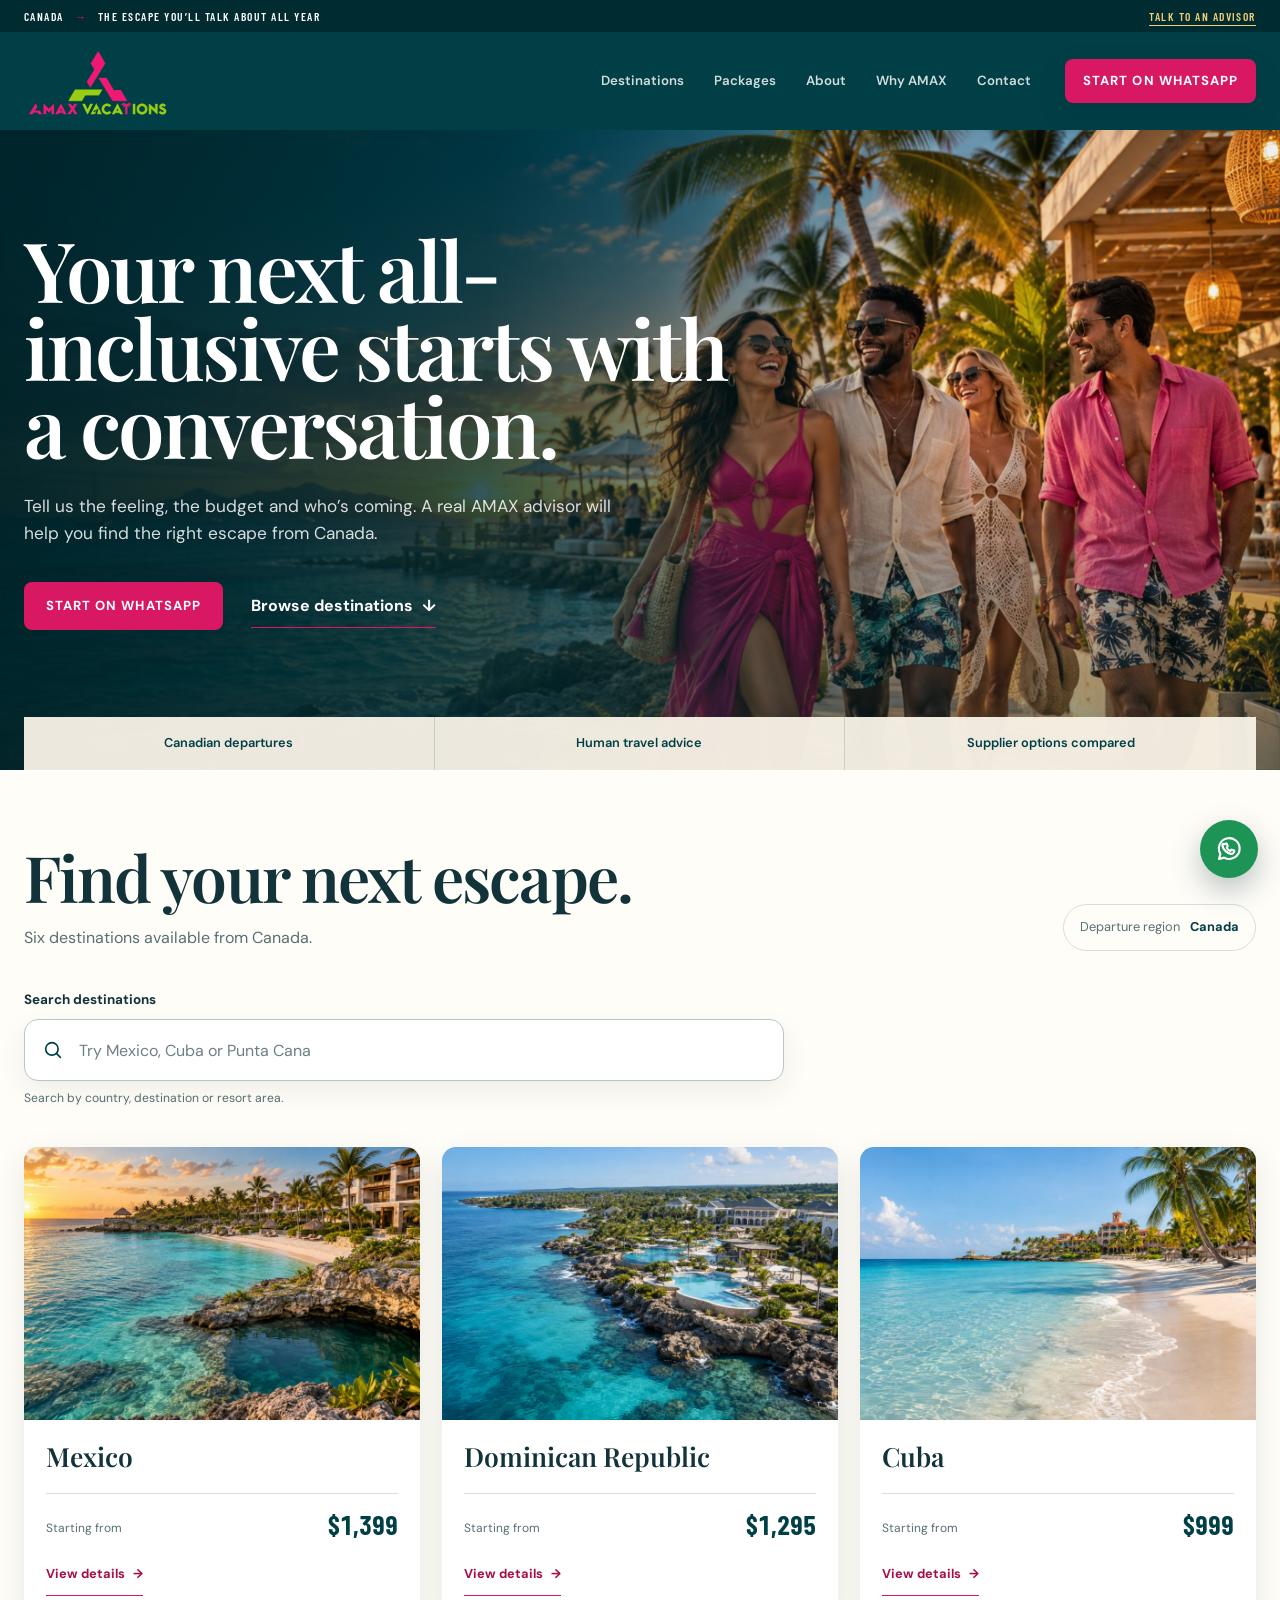
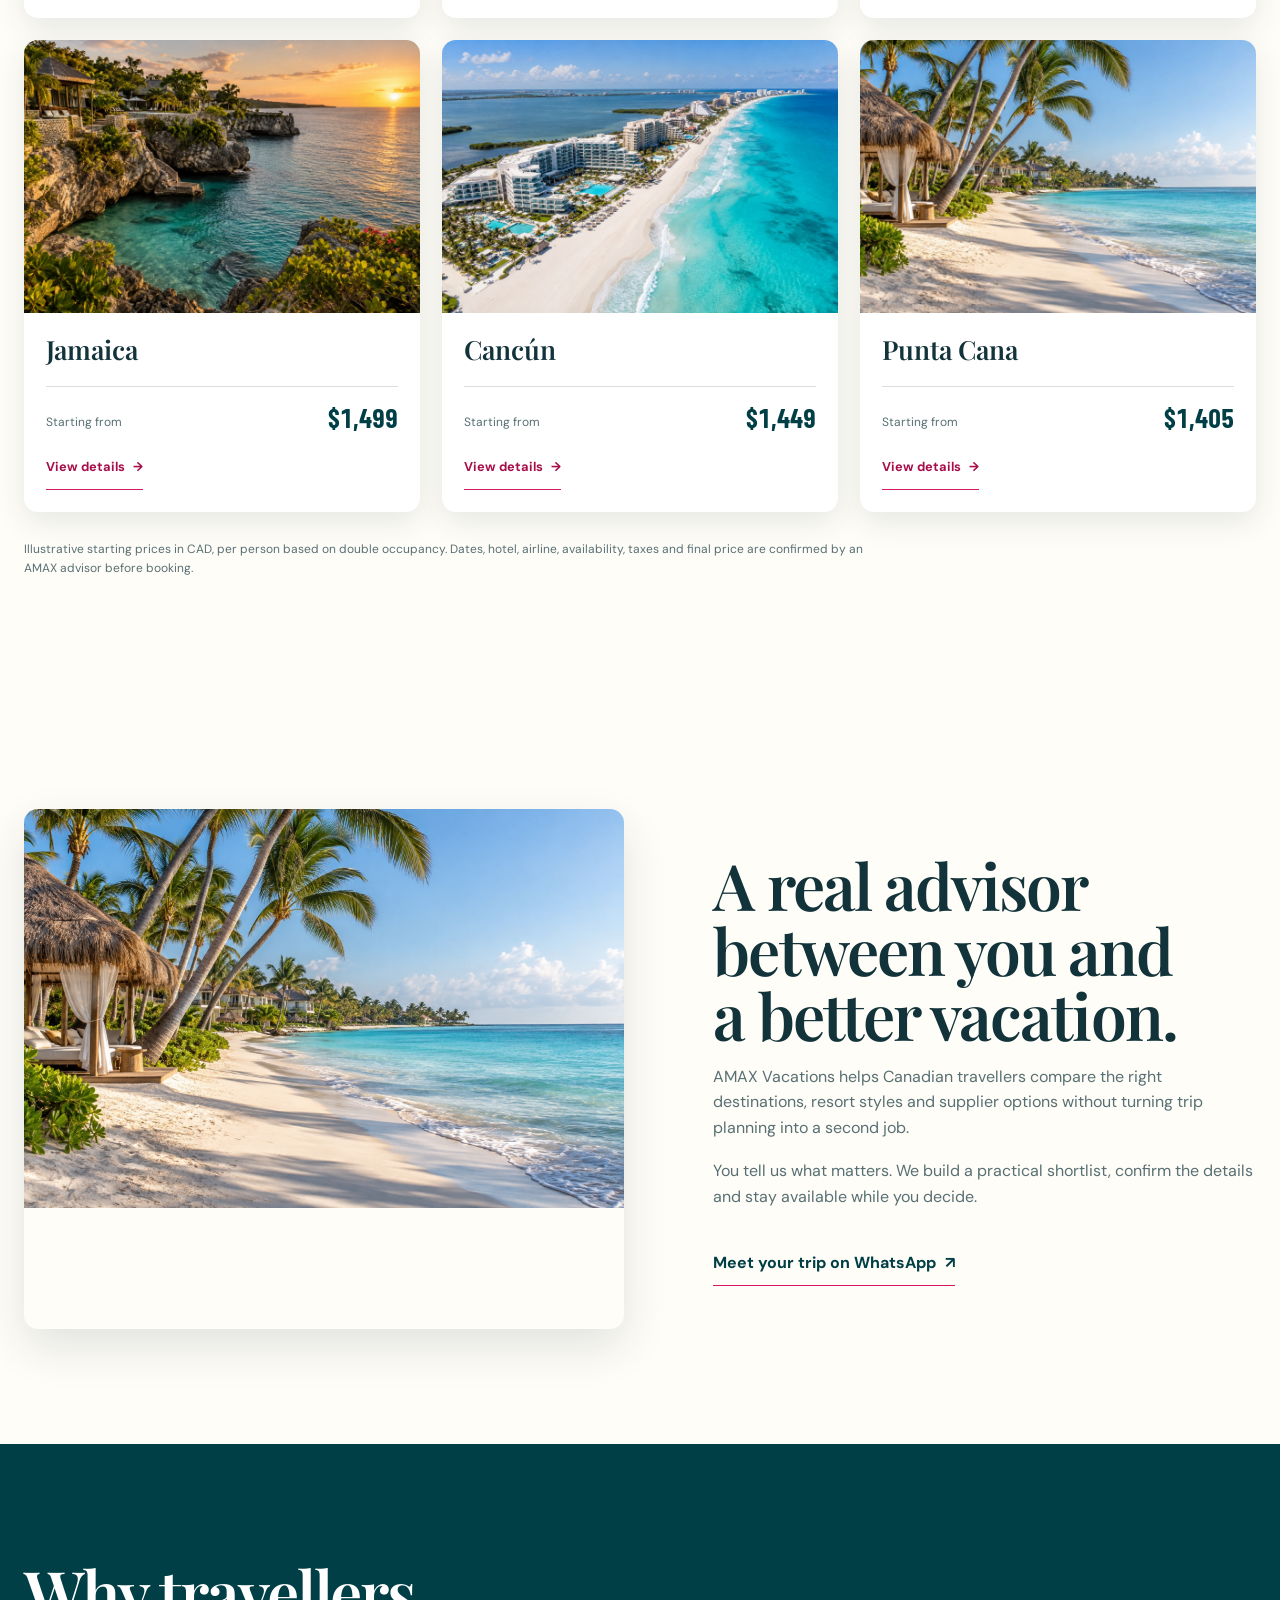
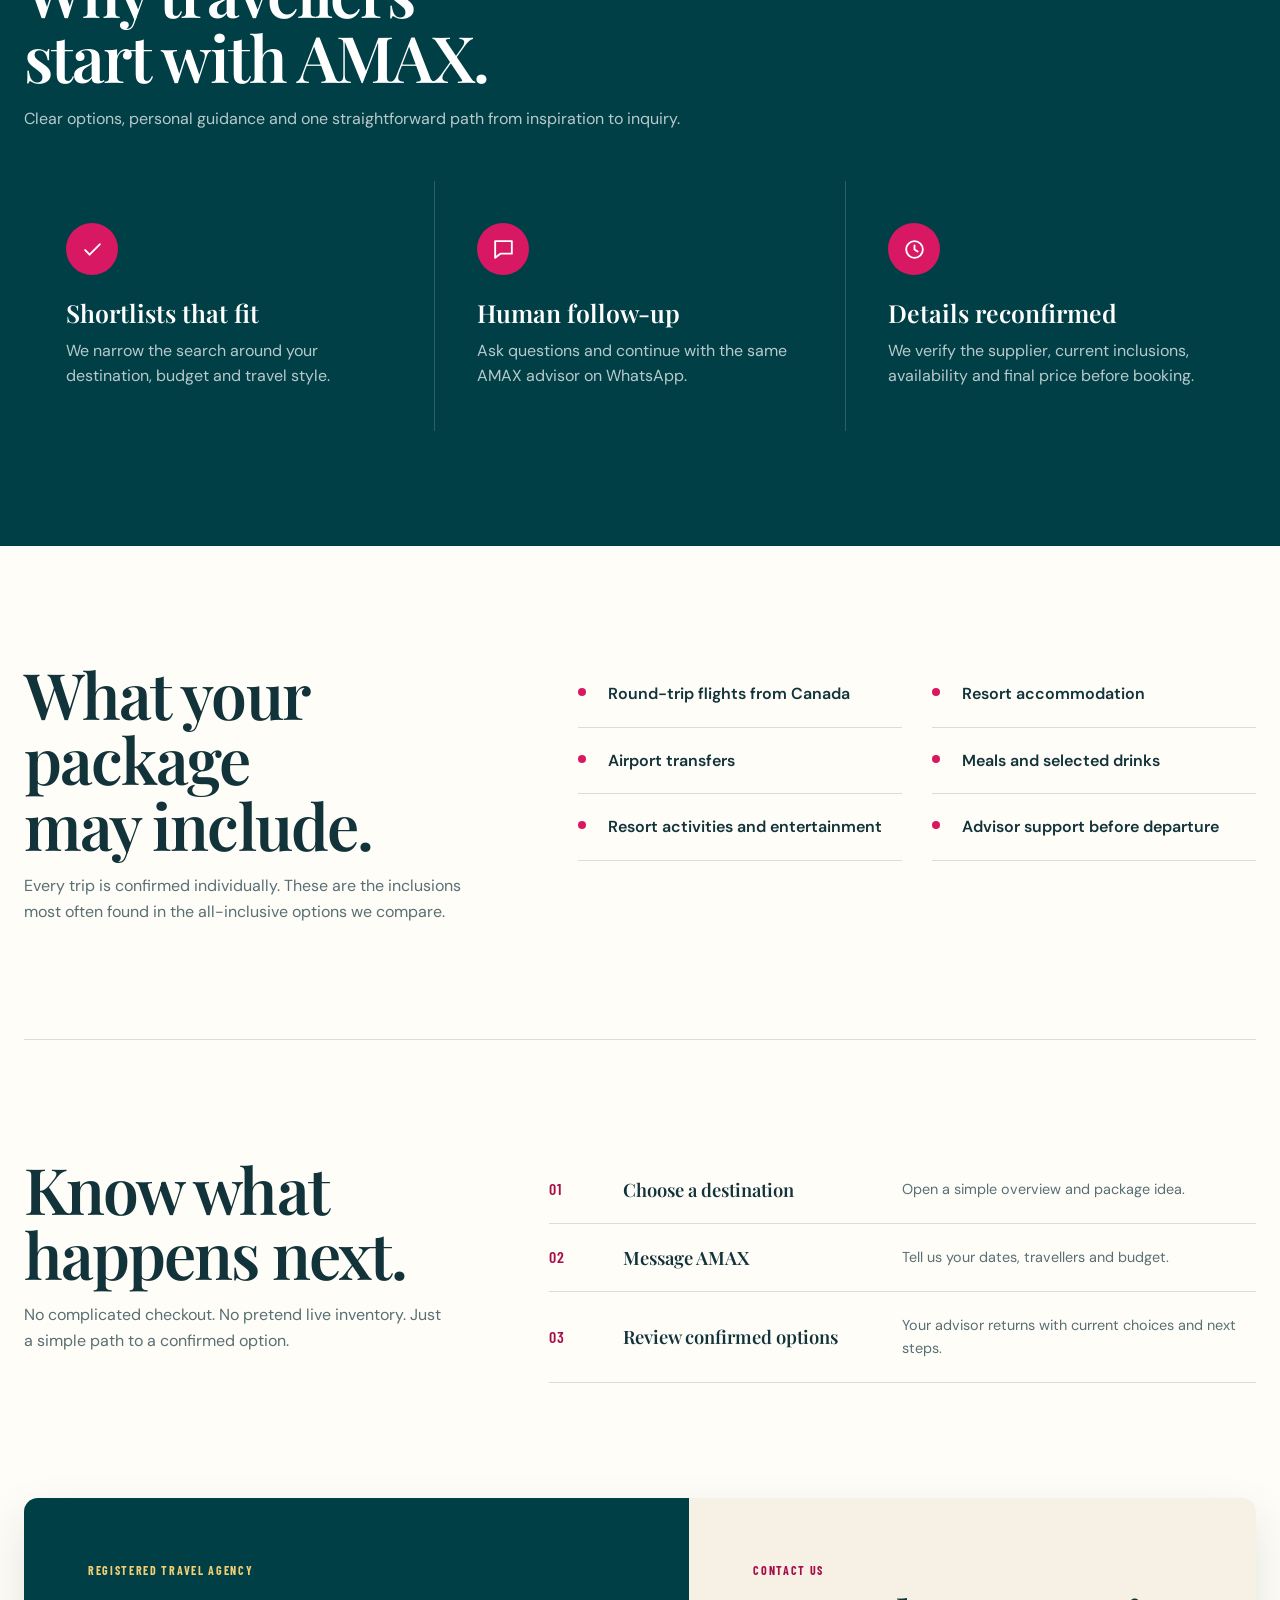
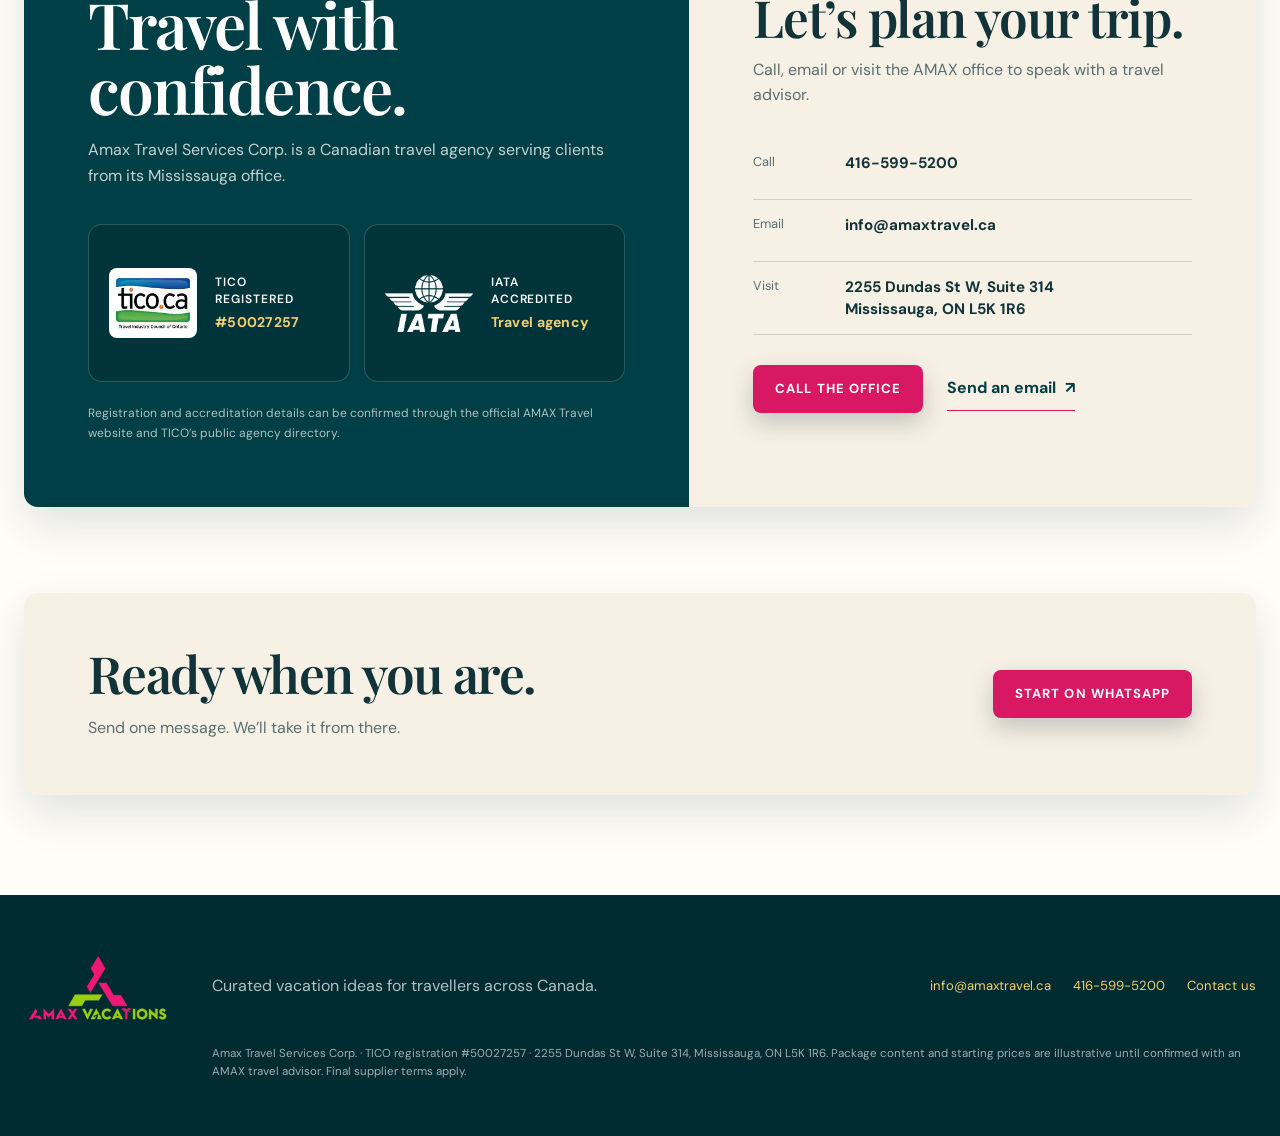
<file: index.html>
<!doctype html>
<html lang="en">
<head>
  <meta charset="utf-8" />
  <meta name="viewport" content="width=device-width, initial-scale=1, viewport-fit=cover" />
  <title>AMAX Vacations — All-Inclusive Escapes from Canada</title>
  <meta name="description" content="Explore curated all-inclusive vacation ideas from Canada and connect with an AMAX travel advisor on WhatsApp." />
  <meta name="theme-color" content="#003f46" />
  <meta property="og:title" content="AMAX Vacations — Find Your Escape" />
  <meta property="og:description" content="Destination-led vacation inspiration with personal AMAX travel advice." />
  <meta property="og:type" content="website" />
  <meta property="og:image" content="assets/campaign/amax-hero.jpg" />
  <link rel="icon" href="assets/logo/logo-mark.png" type="image/png" />
  <link rel="preconnect" href="https://fonts.googleapis.com" />
  <link rel="preconnect" href="https://fonts.gstatic.com" crossorigin />
  <link href="https://fonts.googleapis.com/css2?family=Barlow+Condensed:wght@500;600;700&family=DM+Sans:wght@400;500;600;700&family=Playfair+Display:ital,wght@0,600;1,600&display=swap" rel="stylesheet" />
  <link rel="stylesheet" href="styles.css?v=20260916-1" />
</head>
<body>
  <a class="skip-link" href="#destinations">Skip to destinations</a>
  <div class="announcement"><p>Canada <span aria-hidden="true">→</span> the escape you’ll talk about all year</p><a href="https://wa.me/14377702030?text=Hi%20AMAX%20Vacations%20%E2%80%94%20help%20me%20find%20an%20all-inclusive%20vacation." target="_blank" rel="noopener noreferrer">Talk to an advisor</a></div>
  <header class="site-header" id="top">
    <a class="brand" href="#top" aria-label="AMAX Vacations home"><img class="brand-logo" src="assets/logo/amax-logo-color.png" alt="AMAX Vacations" width="1774" height="887" /></a>
    <button class="menu-button" type="button" aria-expanded="false" aria-controls="site-nav"><span></span><span></span><span></span><span class="sr-only">Open menu</span></button>
    <nav class="site-nav" id="site-nav" aria-label="Primary navigation"><a href="#destinations">Destinations</a><a href="#packages">Packages</a><a href="#about">About</a><a href="#why-amax">Why AMAX</a><a href="#contact">Contact</a></nav>
    <a class="button button-primary header-cta" href="https://wa.me/14377702030?text=Hi%20AMAX%20Vacations%20%E2%80%94%20help%20me%20plan%20a%20vacation." target="_blank" rel="noopener noreferrer">Start on WhatsApp</a>
  </header>

  <main>
    <section class="hero" aria-labelledby="hero-title">
      <img class="hero-image" src="assets/campaign/amax-hero.jpg" alt="Friends enjoying a tropical resort at sunset" width="1672" height="941" fetchpriority="high" />
      <div class="hero-shade"></div>
      <div class="hero-content">
        <h1 id="hero-title">Your next all-inclusive starts with a conversation.</h1>
        <p>Tell us the feeling, the budget and who’s coming. A real AMAX advisor will help you find the right escape from Canada.</p>
        <div class="hero-actions"><a class="button button-primary" href="https://wa.me/14377702030?text=Hi%20AMAX%20Vacations%20%E2%80%94%20I%20am%20ready%20to%20start%20planning%20my%20all-inclusive%20vacation." target="_blank" rel="noopener noreferrer">Start on WhatsApp</a><a class="text-link" href="#destinations">Browse destinations <span aria-hidden="true">↓</span></a></div>
      </div>
      <div class="hero-trust"><span>Canadian departures</span><span>Human travel advice</span><span>Supplier options compared</span></div>
    </section>

    <section class="packages section" id="destinations" aria-labelledby="packages-title">
      <div class="package-intro"><div class="section-heading"><h2 id="packages-title">Find your next escape.</h2><p id="package-summary" aria-live="polite">Six destinations available from Canada.</p></div><p class="departure-pill">Departure region <strong>Canada</strong></p></div>
      <form class="destination-search" role="search" aria-label="Search vacation destinations">
        <label for="destination-search">Search destinations</label>
        <div class="search-control">
          <svg width="22" height="22" viewBox="0 0 24 24" fill="none" stroke="currentColor" stroke-width="1.8" stroke-linecap="round" aria-hidden="true"><circle cx="10.8" cy="10.8" r="6.8"/><path d="m16 16 4 4"/></svg>
          <input id="destination-search" type="search" name="destination" placeholder="Try Mexico, Cuba or Punta Cana" autocomplete="off" spellcheck="false" aria-describedby="search-help" />
          <button class="search-clear" type="button" aria-label="Clear destination search" hidden>Clear</button>
        </div>
        <p id="search-help">Search by country, destination or resort area.</p>
      </form>
      <div class="package-grid" id="packages">
        <article class="package-card" data-search="mexico riviera maya"><a href="destinations/mexico.html" aria-label="View Mexico vacation details"><div class="package-media"><img src="assets/destinations/mexico.jpg" alt="Riviera Maya resort on a turquoise cove" width="1800" height="1200" loading="lazy" /></div><div class="package-body"><h3>Mexico</h3><div class="price-row"><span>Starting from</span><strong>$1,399</strong></div><span class="details-link">View details <span aria-hidden="true">→</span></span></div></a></article>
        <article class="package-card" data-search="dominican republic la romana santo domingo"><a href="destinations/dominican-republic.html" aria-label="View Dominican Republic vacation details"><div class="package-media"><img src="assets/destinations/dominican-republic.jpg" alt="Dominican Republic oceanfront resort" width="1800" height="1200" loading="lazy" /></div><div class="package-body"><h3>Dominican Republic</h3><div class="price-row"><span>Starting from</span><strong>$1,295</strong></div><span class="details-link">View details <span aria-hidden="true">→</span></span></div></a></article>
        <article class="package-card" data-search="cuba varadero"><a href="destinations/cuba.html" aria-label="View Cuba vacation details"><div class="package-media"><img src="assets/destinations/cuba.jpg" alt="White beach and resort in Varadero, Cuba" width="1800" height="1200" loading="lazy" /></div><div class="package-body"><h3>Cuba</h3><div class="price-row"><span>Starting from</span><strong>$999</strong></div><span class="details-link">View details <span aria-hidden="true">→</span></span></div></a></article>
        <article class="package-card" data-search="jamaica negril montego bay"><a href="destinations/jamaica.html" aria-label="View Jamaica vacation details"><div class="package-media"><img src="assets/destinations/jamaica.jpg" alt="Cliffside resort and clear cove in Jamaica" width="1800" height="1200" loading="lazy" /></div><div class="package-body"><h3>Jamaica</h3><div class="price-row"><span>Starting from</span><strong>$1,499</strong></div><span class="details-link">View details <span aria-hidden="true">→</span></span></div></a></article>
        <article class="package-card" data-search="cancun cancún mexico hotel zone"><a href="destinations/cancun.html" aria-label="View Cancun vacation details"><div class="package-media"><img src="assets/destinations/cancun.jpg" alt="Cancun hotel zone and Caribbean shoreline" width="1800" height="1200" loading="lazy" /></div><div class="package-body"><h3>Cancún</h3><div class="price-row"><span>Starting from</span><strong>$1,449</strong></div><span class="details-link">View details <span aria-hidden="true">→</span></span></div></a></article>
        <article class="package-card" data-search="punta cana dominican republic"><a href="destinations/punta-cana.html" aria-label="View Punta Cana vacation details"><div class="package-media"><img src="assets/destinations/punta-cana.jpg" alt="Palm-lined resort beach in Punta Cana" width="1800" height="1200" loading="lazy" /></div><div class="package-body"><h3>Punta Cana</h3><div class="price-row"><span>Starting from</span><strong>$1,405</strong></div><span class="details-link">View details <span aria-hidden="true">→</span></span></div></a></article>
      </div>
      <div class="search-empty" id="search-empty" hidden><h3>No destinations found.</h3><p>Try a country such as Mexico, Cuba or Jamaica.</p><button class="text-button" type="button">Show all destinations</button></div>
      <p class="inventory-note">Illustrative starting prices in CAD, per person based on double occupancy. Dates, hotel, airline, availability, taxes and final price are confirmed by an AMAX advisor before booking.</p>
    </section>

    <section class="about section" id="about" aria-labelledby="about-title">
      <div class="about-photo"><img src="assets/destinations/punta-cana.jpg" alt="Quiet palm-lined Caribbean resort beach" width="1800" height="1200" loading="lazy" /></div>
      <div class="about-copy"><h2 id="about-title">A real advisor between you and a better vacation.</h2><p>AMAX Vacations helps Canadian travellers compare the right destinations, resort styles and supplier options without turning trip planning into a second job.</p><p>You tell us what matters. We build a practical shortlist, confirm the details and stay available while you decide.</p><a class="text-link dark" href="https://wa.me/14377702030?text=Hi%20AMAX%20Vacations%20%E2%80%94%20I%20would%20like%20to%20speak%20with%20an%20advisor." target="_blank" rel="noopener noreferrer">Meet your trip on WhatsApp <span aria-hidden="true">↗</span></a></div>
    </section>

    <section class="why" id="why-amax" aria-labelledby="why-title">
      <div class="section-heading light"><h2 id="why-title">Why travellers start with AMAX.</h2><p>Clear options, personal guidance and one straightforward path from inspiration to inquiry.</p></div>
      <div class="benefit-grid">
        <article><span class="benefit-icon" aria-hidden="true"><svg viewBox="0 0 24 24"><path d="M5 12.5 9.2 17 19 7"/></svg></span><h3>Shortlists that fit</h3><p>We narrow the search around your destination, budget and travel style.</p></article>
        <article><span class="benefit-icon" aria-hidden="true"><svg viewBox="0 0 24 24"><path d="M4 4h16v12H9l-5 4V4Z"/></svg></span><h3>Human follow-up</h3><p>Ask questions and continue with the same AMAX advisor on WhatsApp.</p></article>
        <article><span class="benefit-icon" aria-hidden="true"><svg viewBox="0 0 24 24"><circle cx="12" cy="12" r="8"/><path d="M12 8v4l3 2"/></svg></span><h3>Details reconfirmed</h3><p>We verify the supplier, current inclusions, availability and final price before booking.</p></article>
      </div>
    </section>

    <section class="included section" aria-labelledby="included-title">
      <div class="section-heading"><h2 id="included-title">What your package may include.</h2><p>Every trip is confirmed individually. These are the inclusions most often found in the all-inclusive options we compare.</p></div>
      <ul class="included-grid"><li>Round-trip flights from Canada</li><li>Resort accommodation</li><li>Airport transfers</li><li>Meals and selected drinks</li><li>Resort activities and entertainment</li><li>Advisor support before departure</li></ul>
    </section>

    <section class="reassurance section" aria-labelledby="reassurance-title">
      <div><h2 id="reassurance-title">Know what happens next.</h2><p>No complicated checkout. No pretend live inventory. Just a simple path to a confirmed option.</p></div>
      <ol><li><strong>Choose a destination</strong><span>Open a simple overview and package idea.</span></li><li><strong>Message AMAX</strong><span>Tell us your dates, travellers and budget.</span></li><li><strong>Review confirmed options</strong><span>Your advisor returns with current choices and next steps.</span></li></ol>
    </section>

    <section class="credibility" id="contact" aria-labelledby="credibility-title">
      <div class="trust-panel">
        <p class="eyebrow">Registered travel agency</p>
        <h2 id="credibility-title">Travel with confidence.</h2>
        <p>Amax Travel Services Corp. is a Canadian travel agency serving clients from its Mississauga office.</p>
        <div class="trust-badges" aria-label="Agency registrations and accreditations">
          <a class="trust-badge tico-badge" href="https://tico.ca/search/" target="_blank" rel="noopener noreferrer" aria-label="Verify AMAX TICO registration 50027257 on the TICO directory">
            <img src="assets/trust/tico.webp" alt="Travel Industry Council of Ontario" width="261" height="180" loading="lazy" />
            <span>TICO registered<strong>#50027257</strong></span>
          </a>
          <a class="trust-badge iata-badge" href="https://www.amaxtravel.ca/travel-agency-toronto/" target="_blank" rel="noopener noreferrer" aria-label="View AMAX IATA accreditation details on the official AMAX Travel website">
            <img src="assets/trust/iata-white.webp" alt="IATA accredited" width="557" height="359" loading="lazy" />
            <span>IATA accredited<strong>Travel agency</strong></span>
          </a>
        </div>
        <p class="trust-note">Registration and accreditation details can be confirmed through the official AMAX Travel website and TICO’s public agency directory.</p>
      </div>
      <div class="contact-panel">
        <p class="eyebrow">Contact us</p>
        <h3>Let’s plan your trip.</h3>
        <p>Call, email or visit the AMAX office to speak with a travel advisor.</p>
        <address class="contact-list">
          <a href="tel:+14165995200"><span>Call</span><strong>416-599-5200</strong></a>
          <a href="mailto:info@amaxtravel.ca"><span>Email</span><strong>info@amaxtravel.ca</strong></a>
          <a href="https://www.google.com/maps/search/?api=1&amp;query=2255+Dundas+St+W+Suite+314+Mississauga+ON+L5K+1R6" target="_blank" rel="noopener noreferrer"><span>Visit</span><strong>2255 Dundas St W, Suite 314<br />Mississauga, ON L5K 1R6</strong></a>
        </address>
        <div class="contact-actions"><a class="button button-primary" href="tel:+14165995200">Call the office</a><a class="text-link" href="mailto:info@amaxtravel.ca">Send an email <span aria-hidden="true">↗</span></a></div>
      </div>
    </section>

    <section class="final-cta" aria-labelledby="final-title"><div><h2 id="final-title">Ready when you are.</h2><p>Send one message. We’ll take it from there.</p></div><a class="button button-primary" href="https://wa.me/14377702030?text=Hi%20AMAX%20Vacations%20%E2%80%94%20I%20am%20ready%20to%20plan%20my%20trip." target="_blank" rel="noopener noreferrer">Start on WhatsApp</a></section>
  </main>

  <footer class="site-footer"><a class="brand footer-brand" href="#top" aria-label="AMAX Vacations home"><img class="brand-logo" src="assets/logo/amax-logo-color.png" alt="AMAX Vacations" width="1774" height="887" /></a><p>Curated vacation ideas for travellers across Canada.</p><div class="footer-links"><a href="mailto:info@amaxtravel.ca">info@amaxtravel.ca</a><a href="tel:+14165995200">416-599-5200</a><a href="#contact">Contact us</a></div><small>Amax Travel Services Corp. · TICO registration #50027257 · 2255 Dundas St W, Suite 314, Mississauga, ON L5K 1R6. Package content and starting prices are illustrative until confirmed with an AMAX travel advisor. Final supplier terms apply.</small></footer>
  <a class="whatsapp-float" href="https://wa.me/14377702030?text=Hi%20AMAX%20Vacations%20%E2%80%94%20help%20me%20find%20a%20vacation." target="_blank" rel="noopener noreferrer" aria-label="Start a WhatsApp chat with AMAX Vacations"><svg viewBox="0 0 24 24" aria-hidden="true"><path d="M20.5 11.6a8.3 8.3 0 0 1-12.3 7.3L4 20l1.1-4.1A8.3 8.3 0 1 1 20.5 11.6Z"/><path d="M8.8 8.1c.2-.4.4-.4.7-.4h.4c.1 0 .3 0 .4.3l.6 1.5c.1.2.1.3 0 .5l-.5.7c-.1.1-.2.3 0 .5.5 1 1.3 1.8 2.3 2.3.2.1.4.1.5-.1l.7-.8c.2-.2.3-.2.5-.1l1.5.7c.2.1.3.2.3.4 0 .2-.1 1.1-.7 1.6-.5.5-1.2.8-2 .7-1.3-.2-2.9-1-4.2-2.2-1.6-1.5-2.5-3.4-2.6-4.6 0-.5.2-.8.3-1Z"/></svg></a>
  <script src="app.js?v=20260916-1" defer></script>
</body>
</html>
</file>
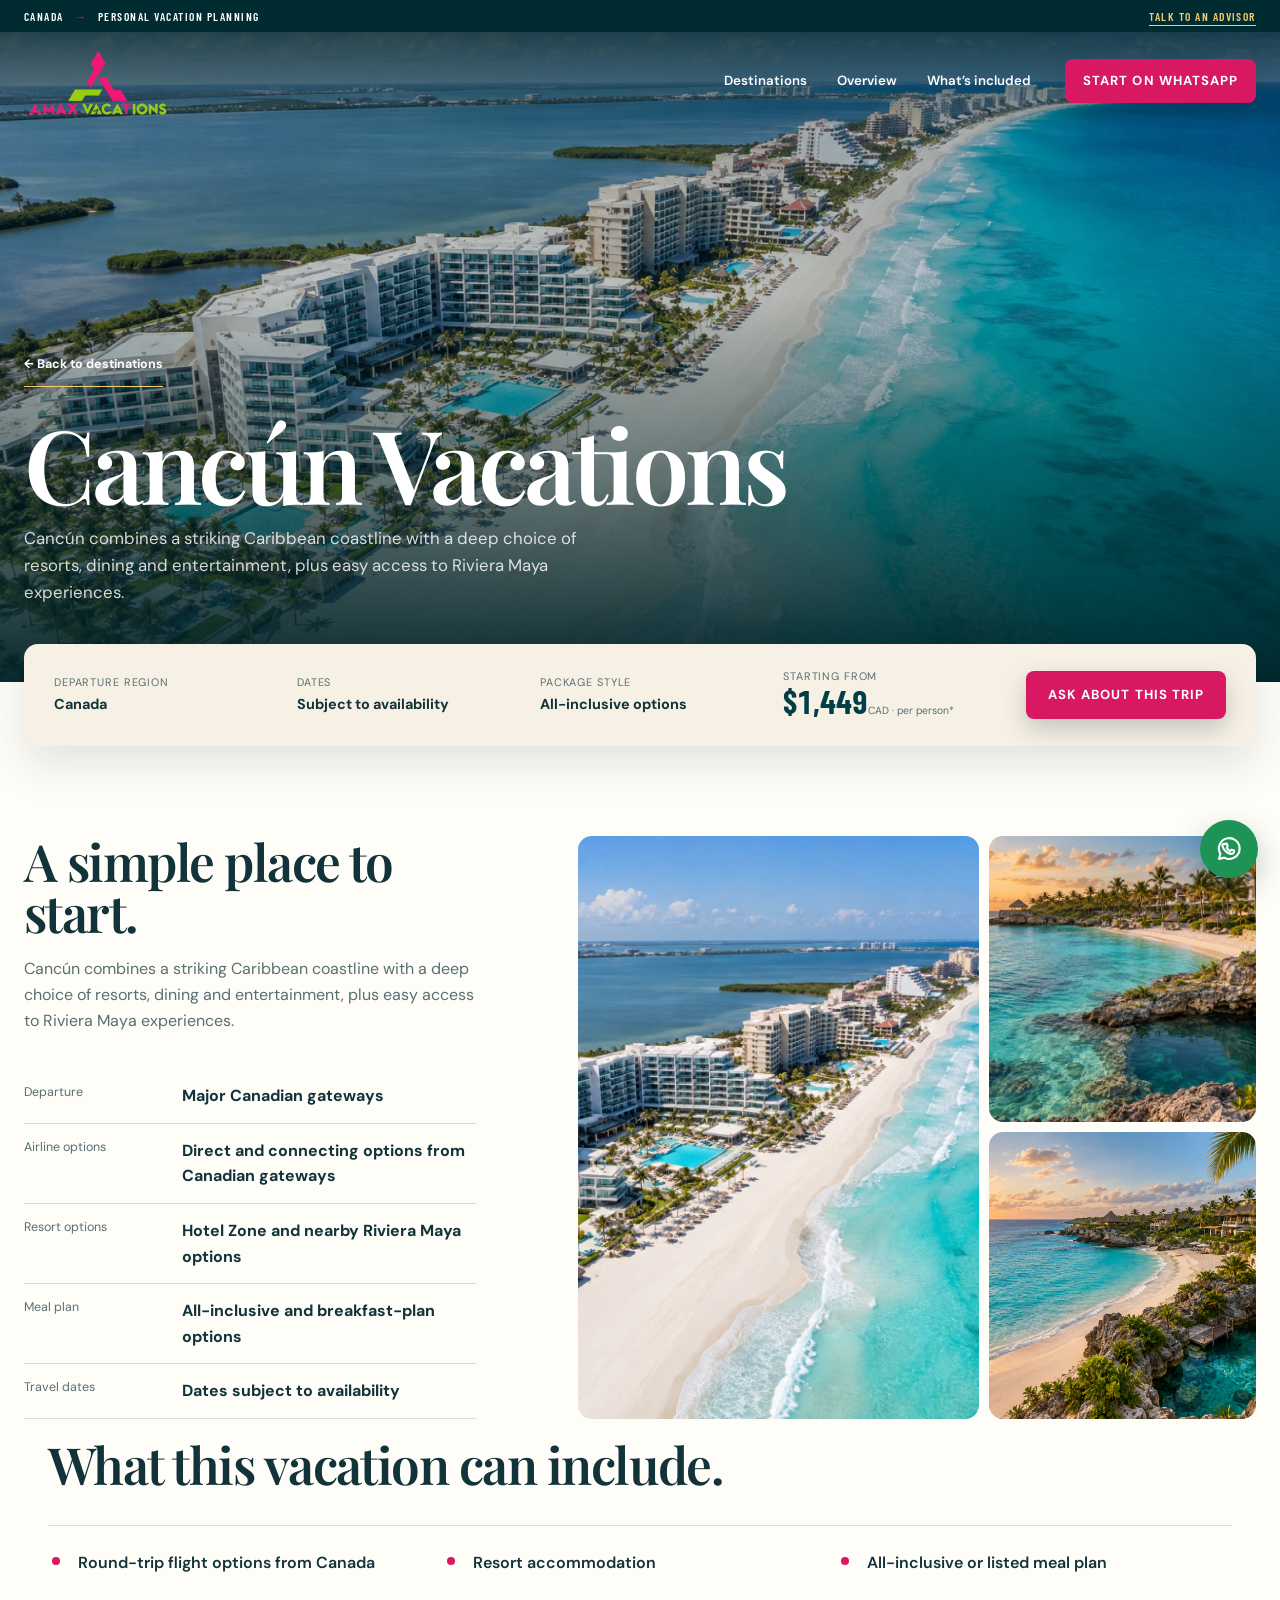
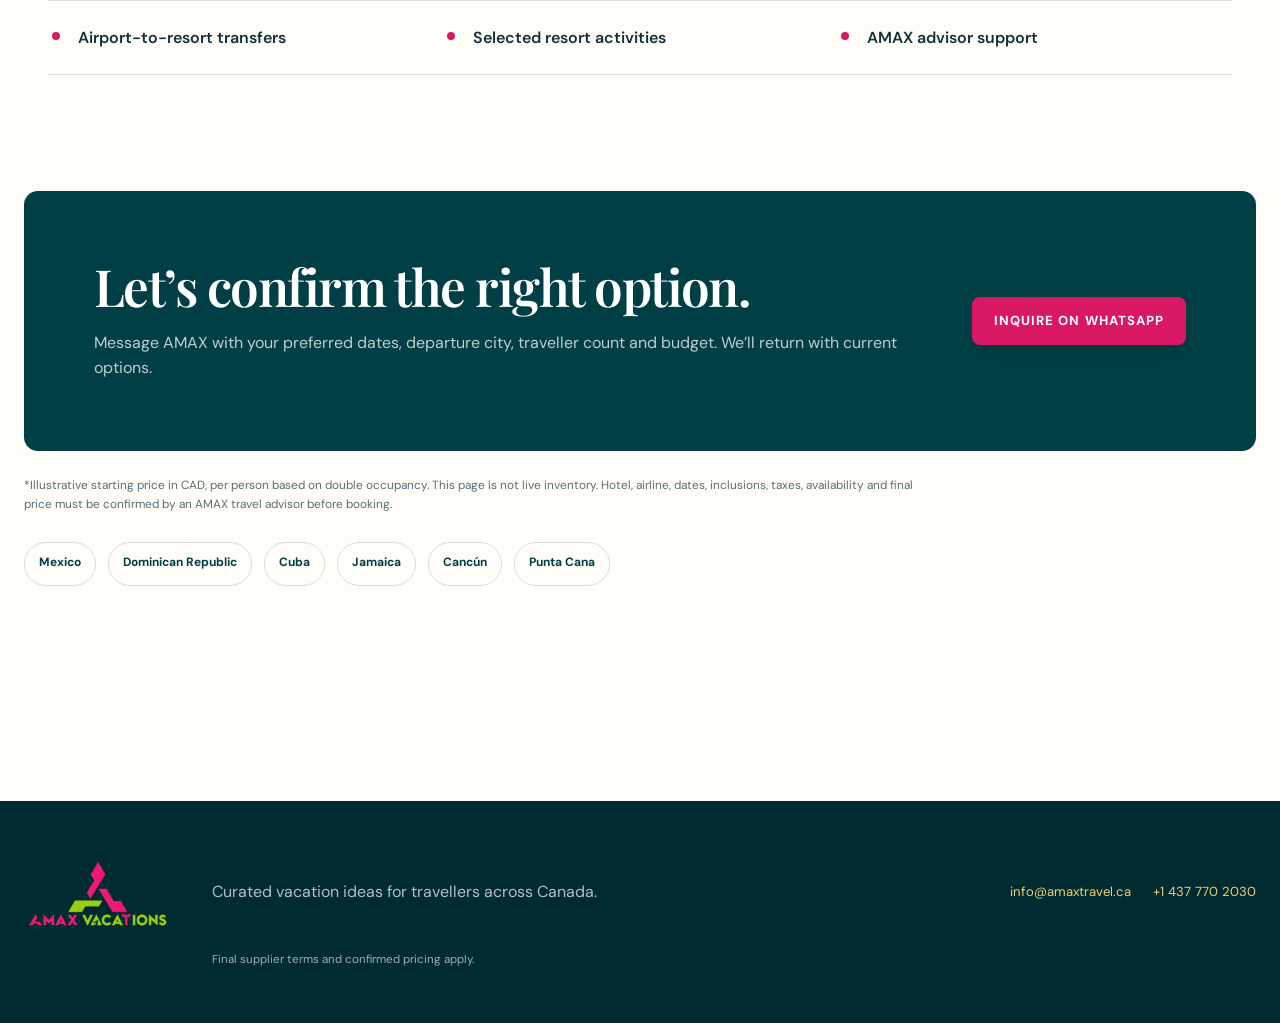
<file: destinations/cancun.html>
<!doctype html><html lang="en"><head><meta charset="utf-8"><meta name="viewport" content="width=device-width,initial-scale=1,viewport-fit=cover"><meta name="description" content="Explore Cancun vacation ideas from Canada with AMAX Vacations."><link rel="icon" href="../assets/logo/logo-mark.png"><link rel="preconnect" href="https://fonts.googleapis.com"><link rel="preconnect" href="https://fonts.gstatic.com" crossorigin><link href="https://fonts.googleapis.com/css2?family=Barlow+Condensed:wght@500;600;700&family=DM+Sans:wght@400;500;600;700&family=Playfair+Display:ital,wght@0,600;1,600&display=swap" rel="stylesheet"><link rel="stylesheet" href="destination.css"><title>Cancun Vacations — AMAX Vacations</title></head><body class="detail-body" data-destination="cancun"><div id="detail-app"></div><script src="destination-shell.js"></script><script src="destination.js" defer></script></body></html>
</file>
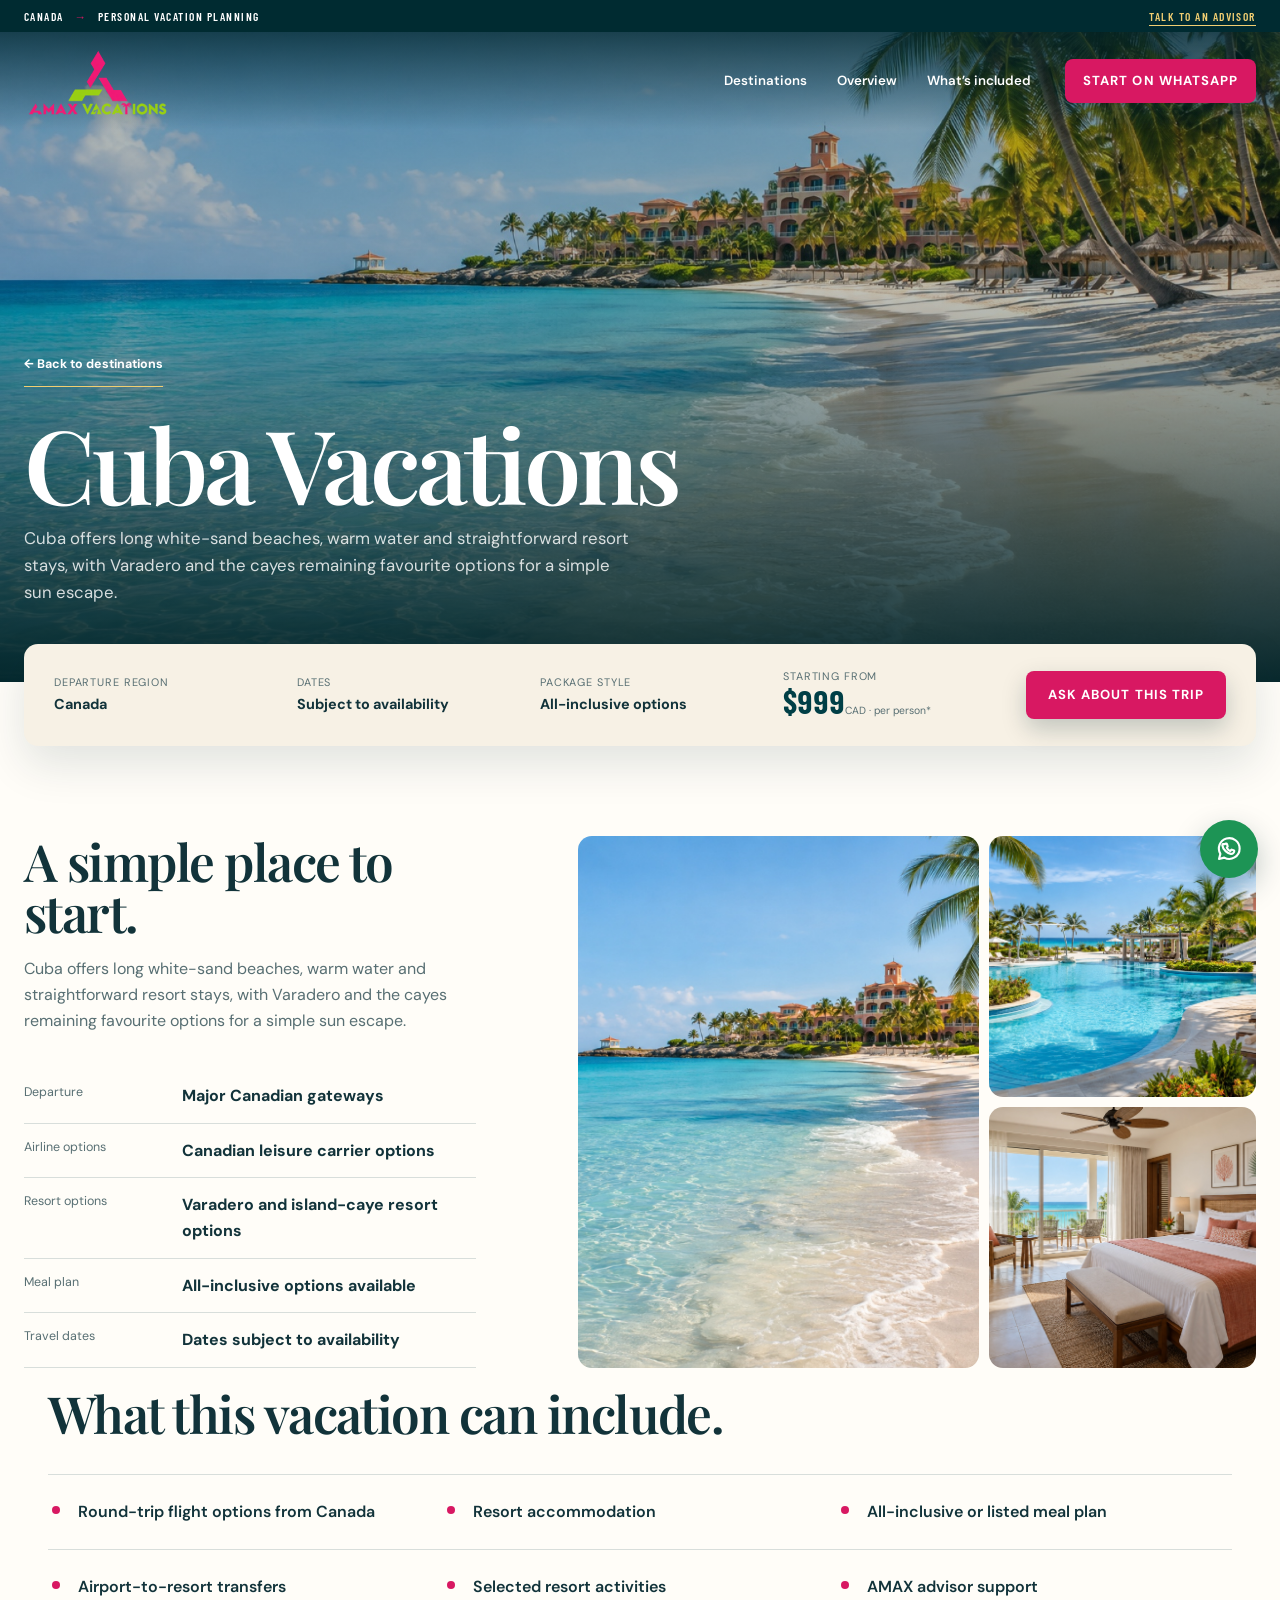
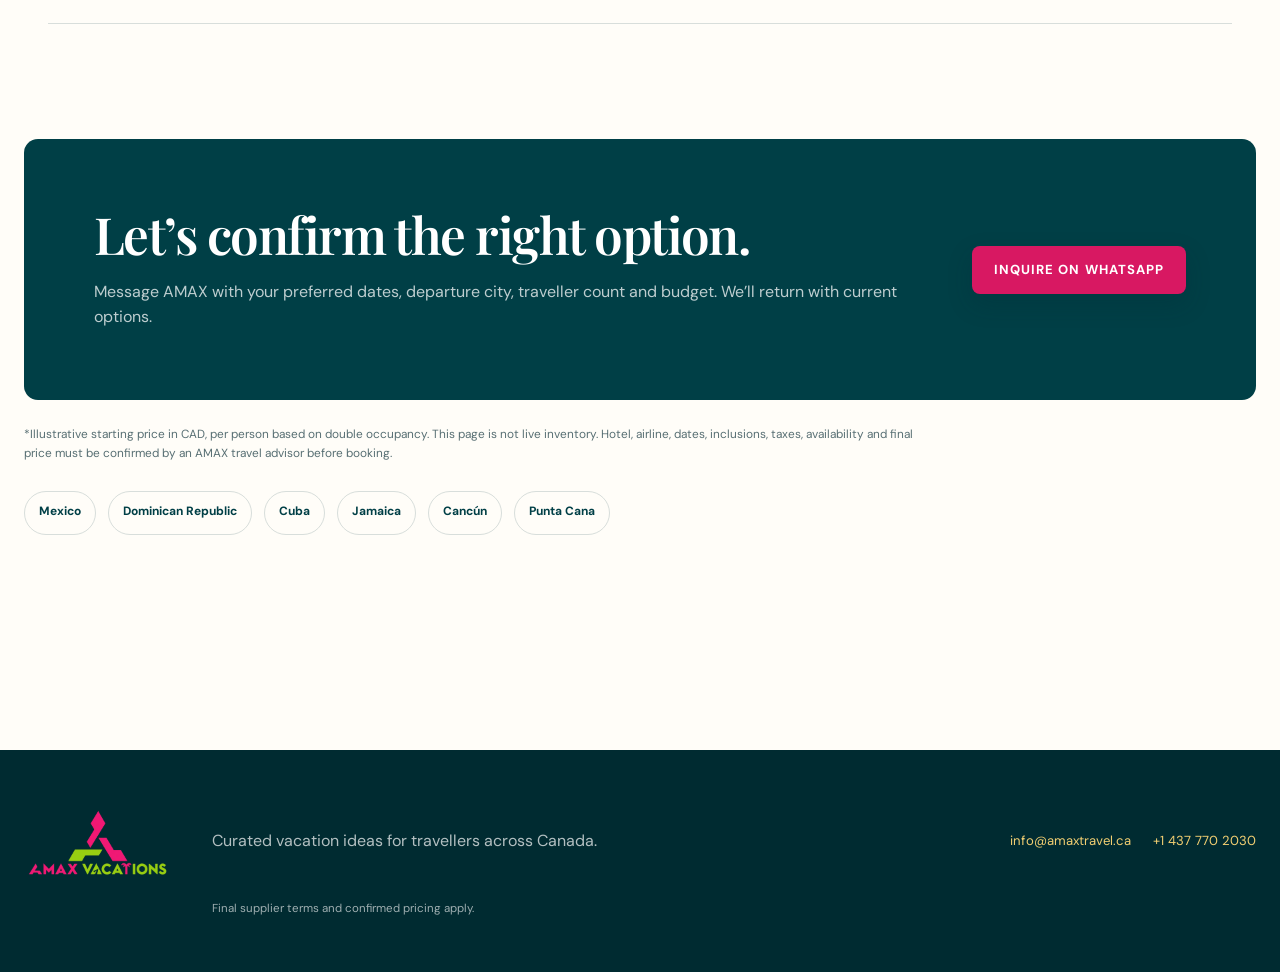
<file: destinations/cuba.html>
<!doctype html><html lang="en"><head><meta charset="utf-8"><meta name="viewport" content="width=device-width,initial-scale=1,viewport-fit=cover"><meta name="description" content="Explore Cuba vacation ideas from Canada with AMAX Vacations."><link rel="icon" href="../assets/logo/logo-mark.png"><link rel="preconnect" href="https://fonts.googleapis.com"><link rel="preconnect" href="https://fonts.gstatic.com" crossorigin><link href="https://fonts.googleapis.com/css2?family=Barlow+Condensed:wght@500;600;700&family=DM+Sans:wght@400;500;600;700&family=Playfair+Display:ital,wght@0,600;1,600&display=swap" rel="stylesheet"><link rel="stylesheet" href="destination.css"><title>Cuba Vacations — AMAX Vacations</title></head><body class="detail-body" data-destination="cuba"><div id="detail-app"></div><script src="destination-shell.js"></script><script src="destination.js" defer></script></body></html>
</file>
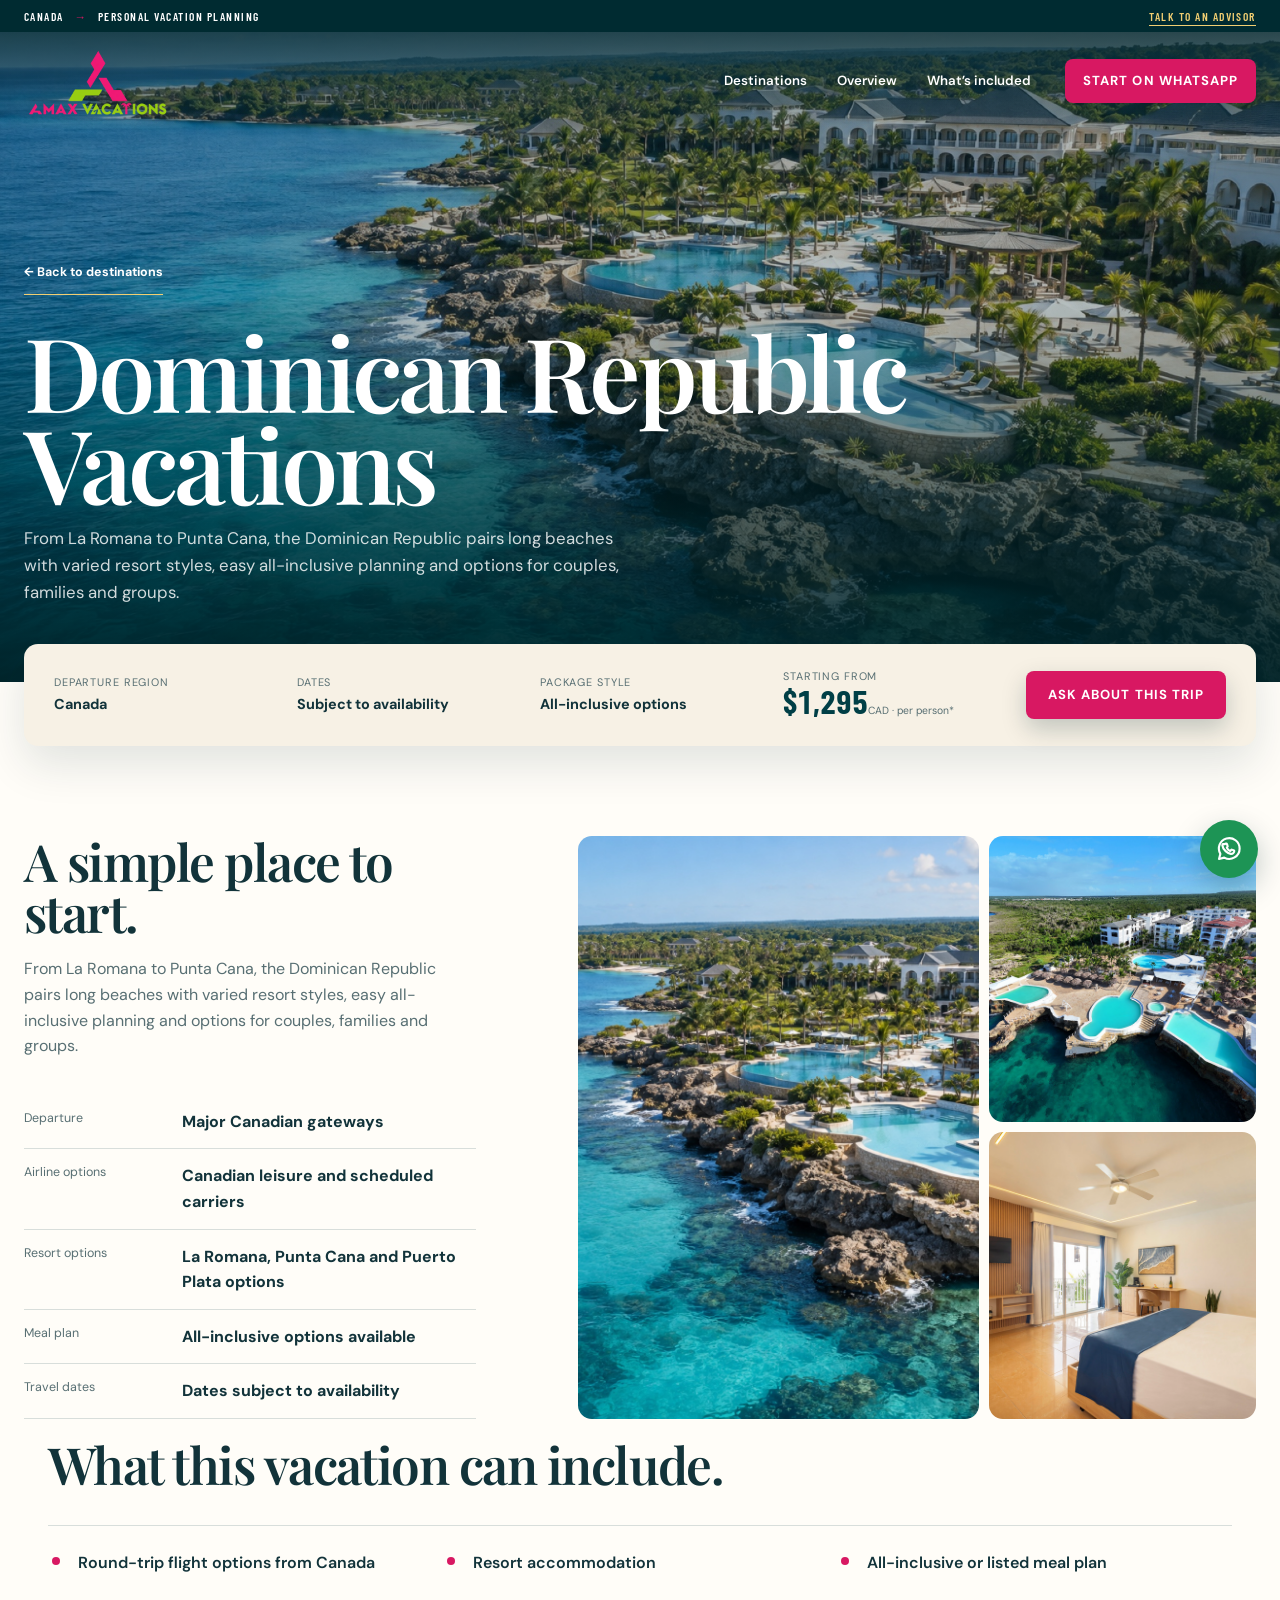
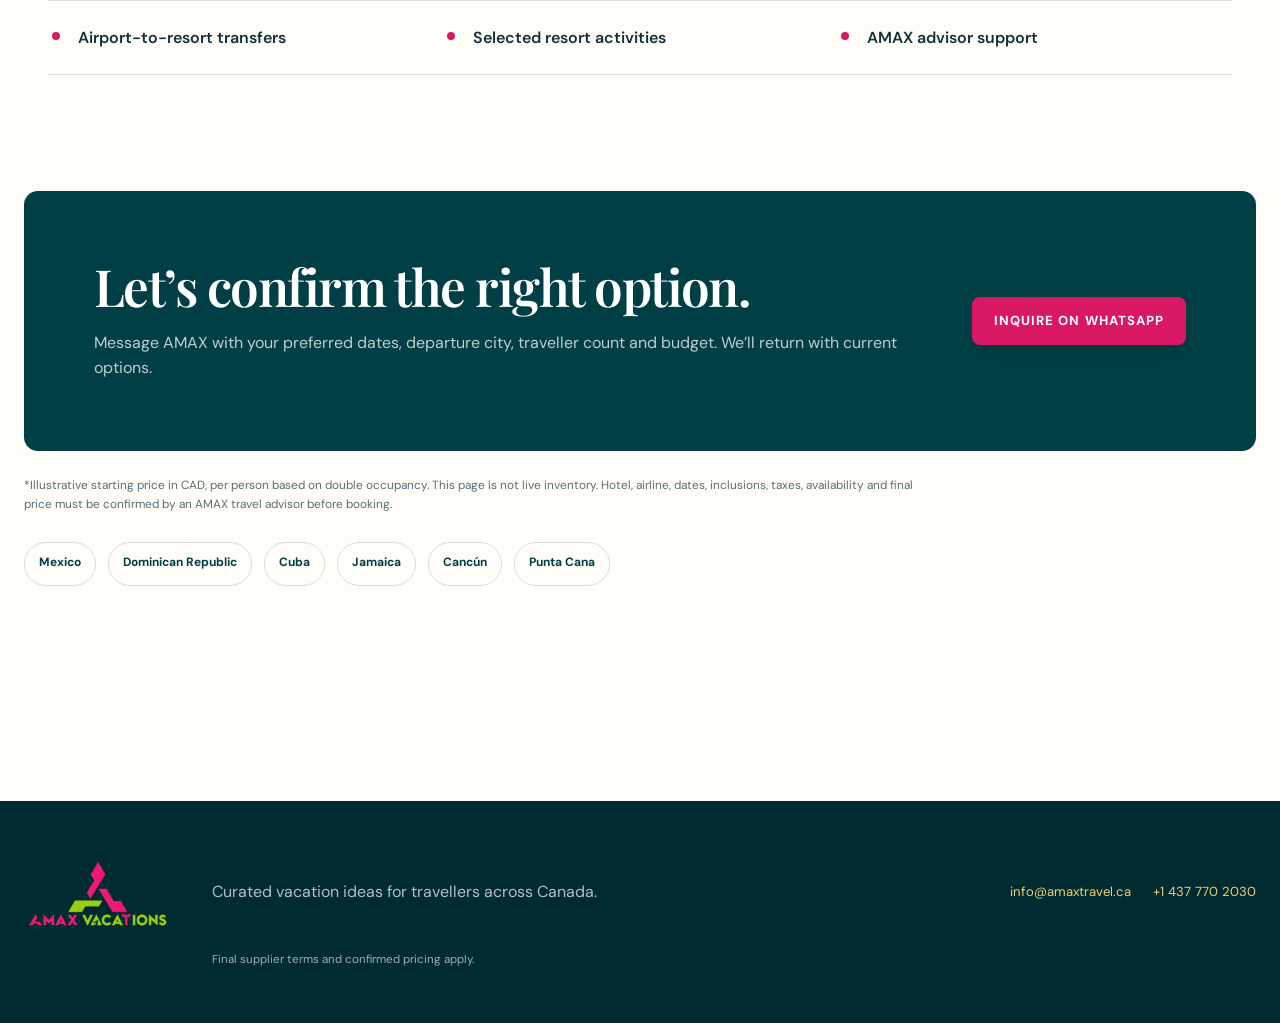
<file: destinations/dominican-republic.html>
<!doctype html><html lang="en"><head><meta charset="utf-8"><meta name="viewport" content="width=device-width,initial-scale=1,viewport-fit=cover"><meta name="description" content="Explore Dominican Republic vacation ideas from Canada with AMAX Vacations."><link rel="icon" href="../assets/logo/logo-mark.png"><link rel="preconnect" href="https://fonts.googleapis.com"><link rel="preconnect" href="https://fonts.gstatic.com" crossorigin><link href="https://fonts.googleapis.com/css2?family=Barlow+Condensed:wght@500;600;700&family=DM+Sans:wght@400;500;600;700&family=Playfair+Display:ital,wght@0,600;1,600&display=swap" rel="stylesheet"><link rel="stylesheet" href="destination.css"><title>Dominican Republic Vacations — AMAX Vacations</title></head><body class="detail-body" data-destination="dominican-republic"><div id="detail-app"></div><script src="destination-shell.js"></script><script src="destination.js" defer></script></body></html>
</file>
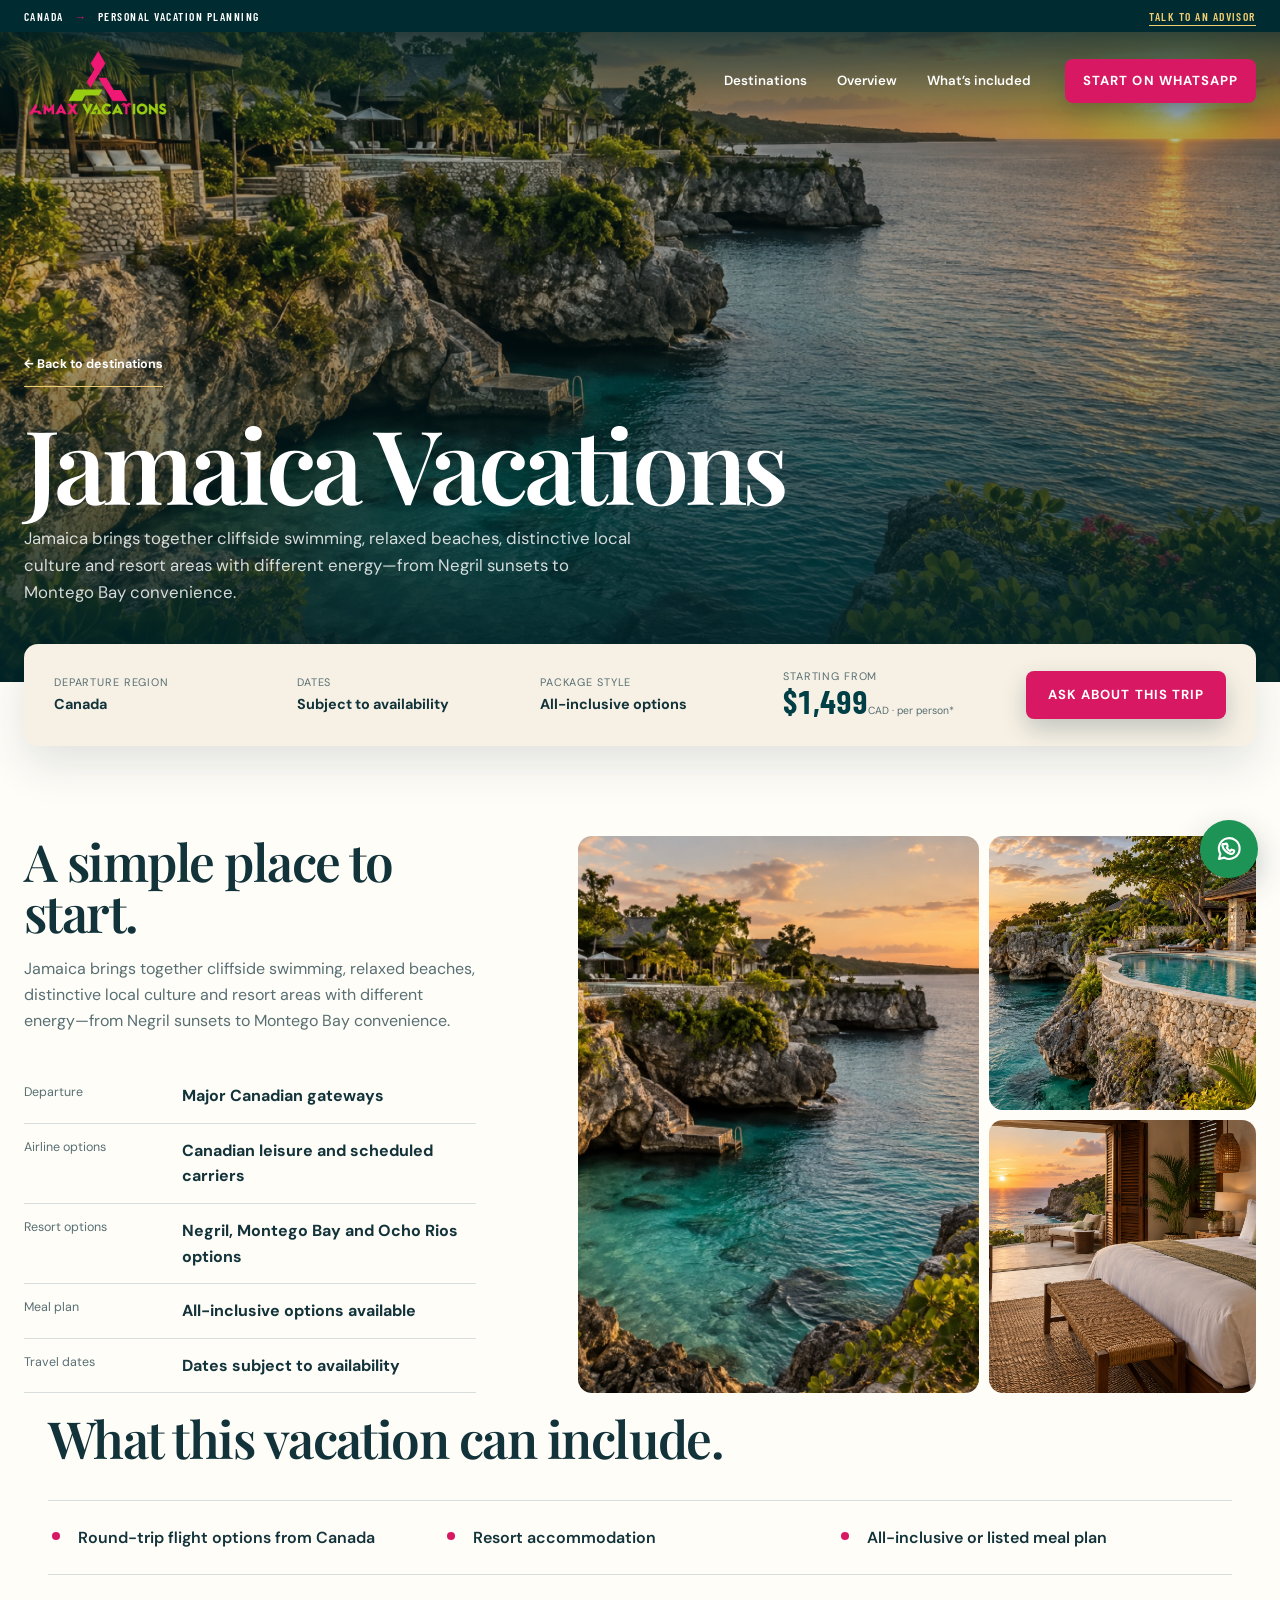
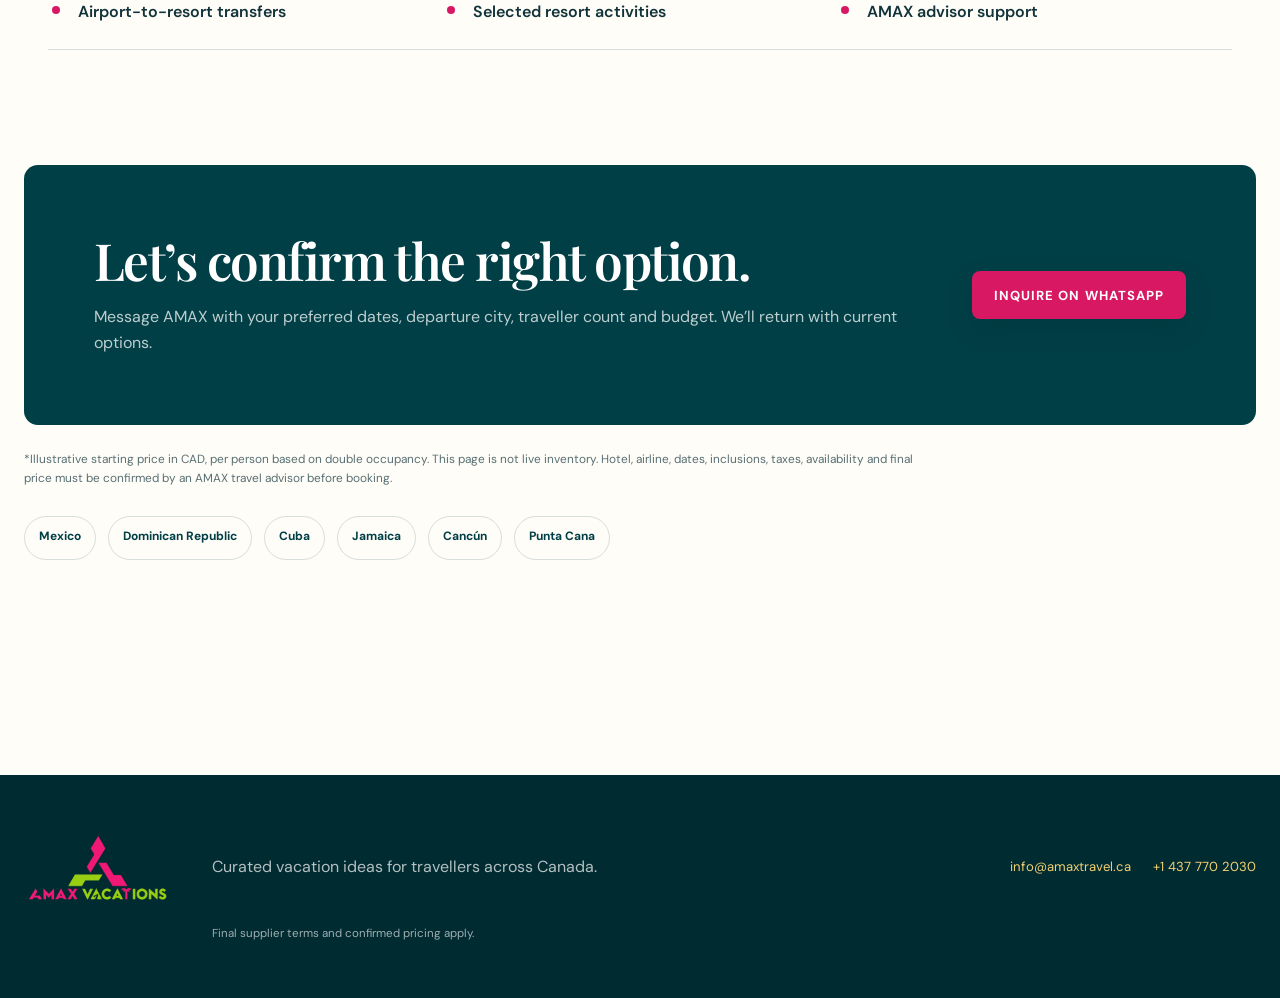
<file: destinations/jamaica.html>
<!doctype html><html lang="en"><head><meta charset="utf-8"><meta name="viewport" content="width=device-width,initial-scale=1,viewport-fit=cover"><meta name="description" content="Explore Jamaica vacation ideas from Canada with AMAX Vacations."><link rel="icon" href="../assets/logo/logo-mark.png"><link rel="preconnect" href="https://fonts.googleapis.com"><link rel="preconnect" href="https://fonts.gstatic.com" crossorigin><link href="https://fonts.googleapis.com/css2?family=Barlow+Condensed:wght@500;600;700&family=DM+Sans:wght@400;500;600;700&family=Playfair+Display:ital,wght@0,600;1,600&display=swap" rel="stylesheet"><link rel="stylesheet" href="destination.css"><title>Jamaica Vacations — AMAX Vacations</title></head><body class="detail-body" data-destination="jamaica"><div id="detail-app"></div><script src="destination-shell.js"></script><script src="destination.js" defer></script></body></html>
</file>
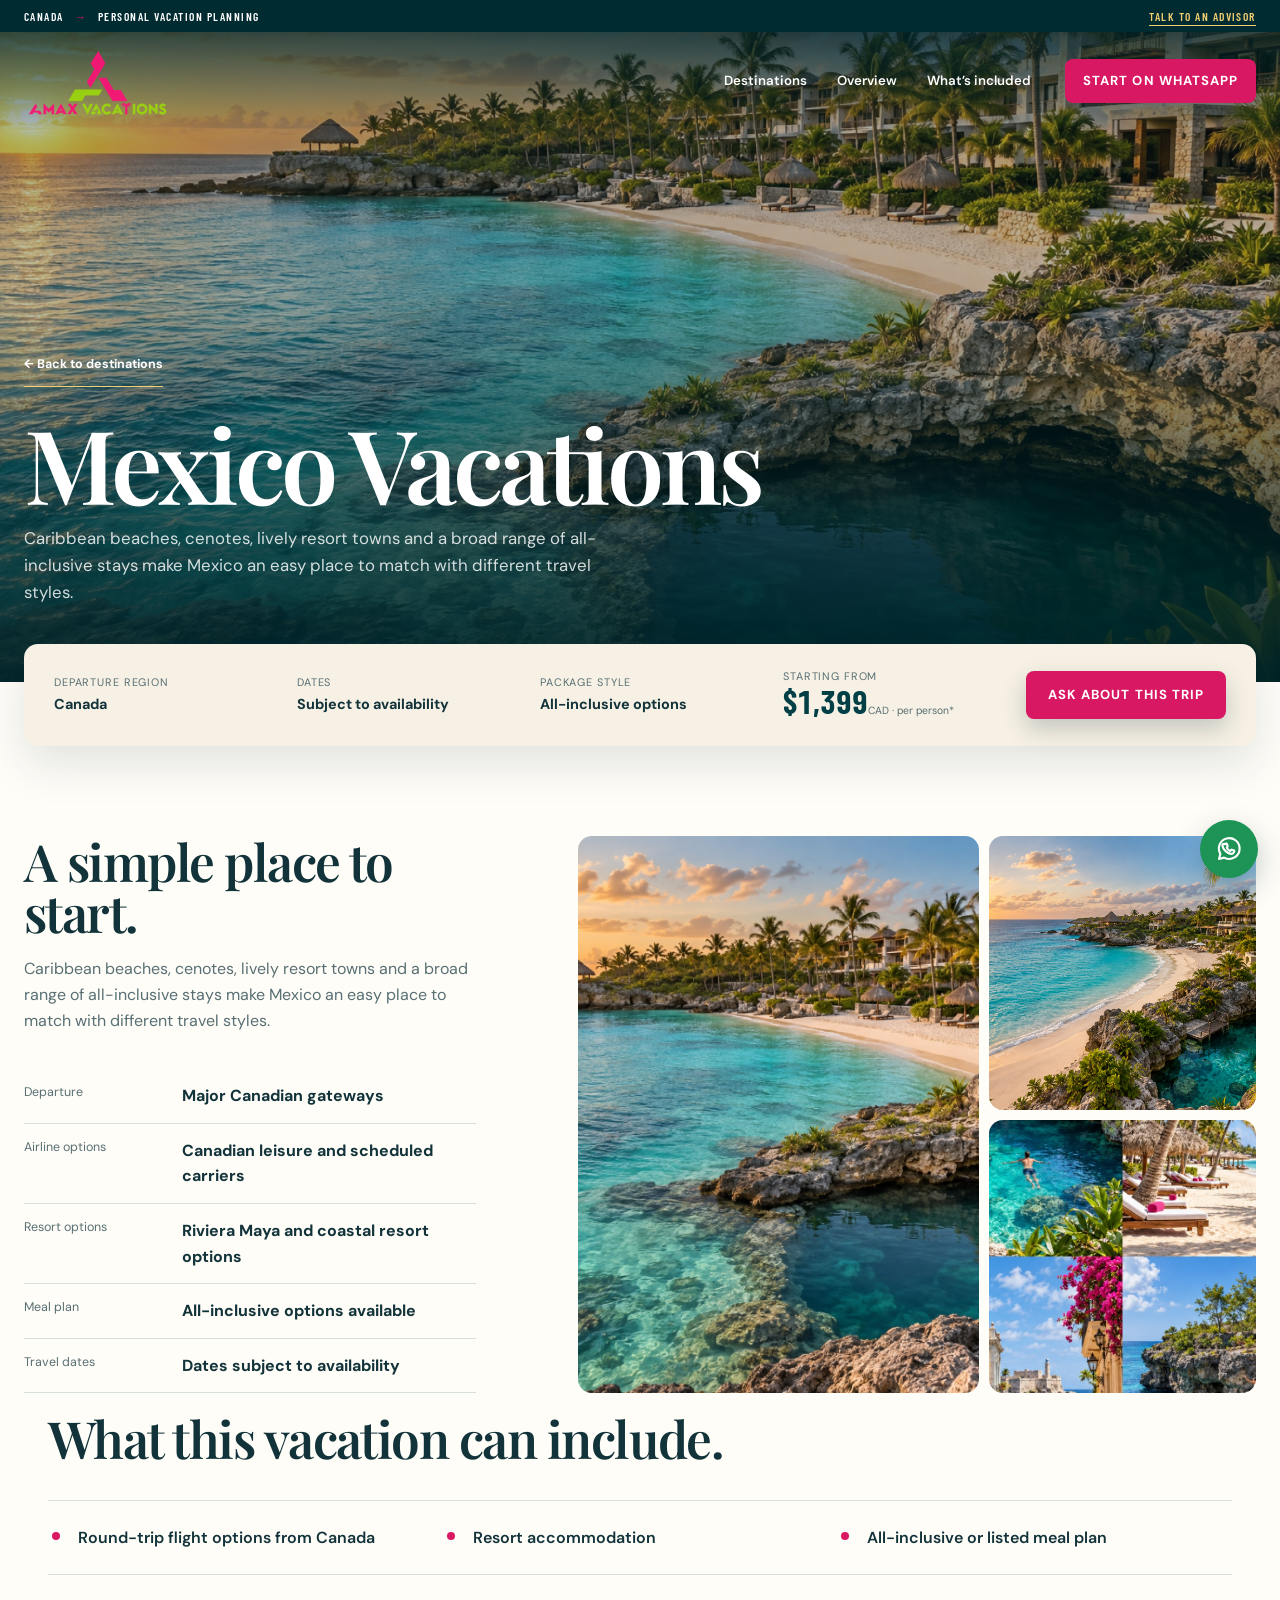
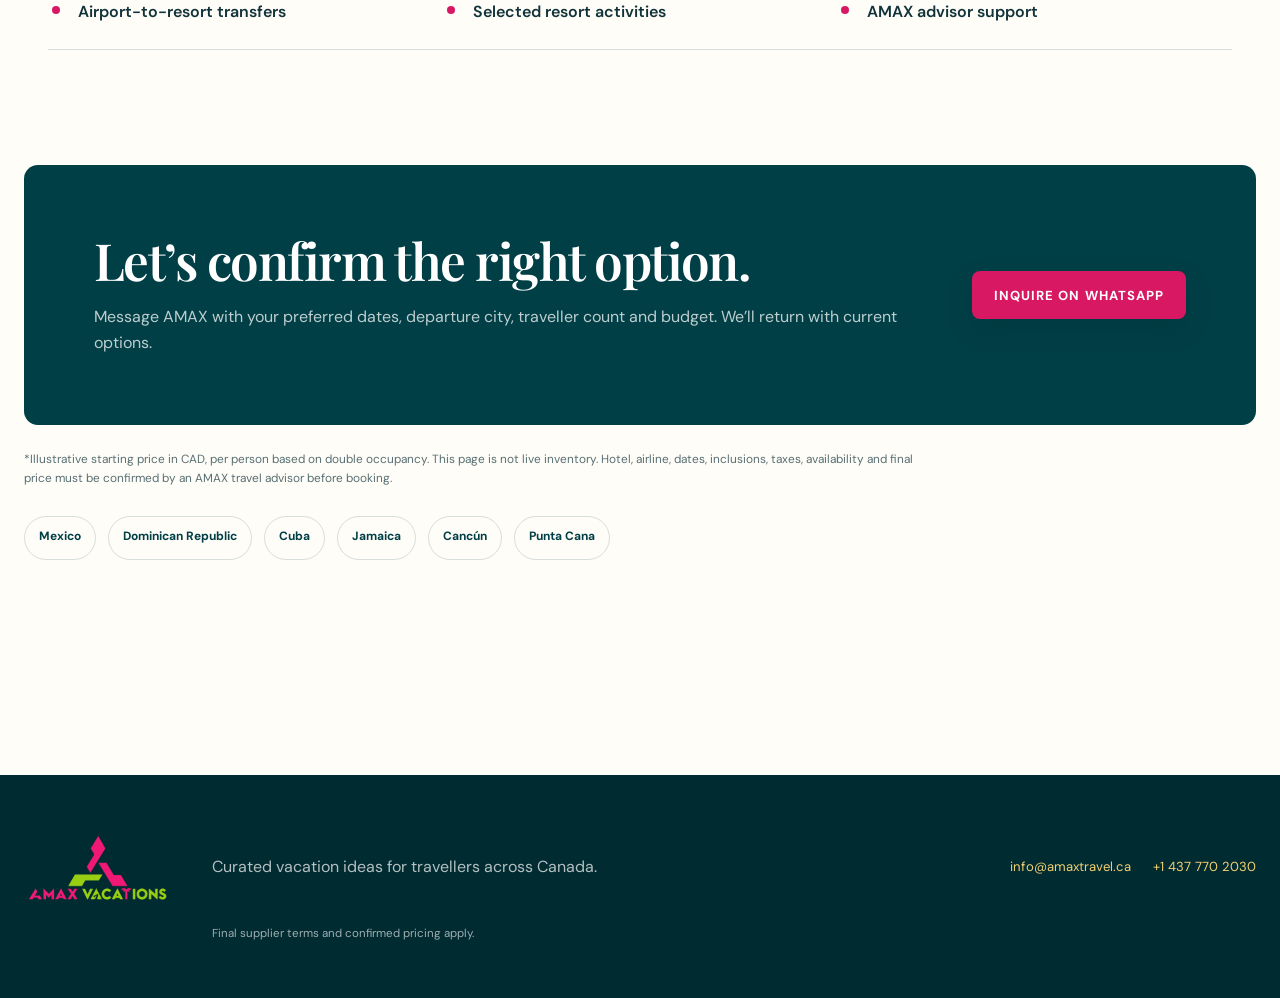
<file: destinations/mexico.html>
<!doctype html><html lang="en"><head><meta charset="utf-8"><meta name="viewport" content="width=device-width,initial-scale=1,viewport-fit=cover"><meta name="description" content="Explore Mexico vacation ideas from Canada with AMAX Vacations."><link rel="icon" href="../assets/logo/logo-mark.png"><link rel="preconnect" href="https://fonts.googleapis.com"><link rel="preconnect" href="https://fonts.gstatic.com" crossorigin><link href="https://fonts.googleapis.com/css2?family=Barlow+Condensed:wght@500;600;700&family=DM+Sans:wght@400;500;600;700&family=Playfair+Display:ital,wght@0,600;1,600&display=swap" rel="stylesheet"><link rel="stylesheet" href="destination.css"><title>Mexico Vacations — AMAX Vacations</title></head><body class="detail-body" data-destination="mexico"><div id="detail-app"></div><script src="destination-shell.js"></script><script src="destination.js" defer></script></body></html>
</file>
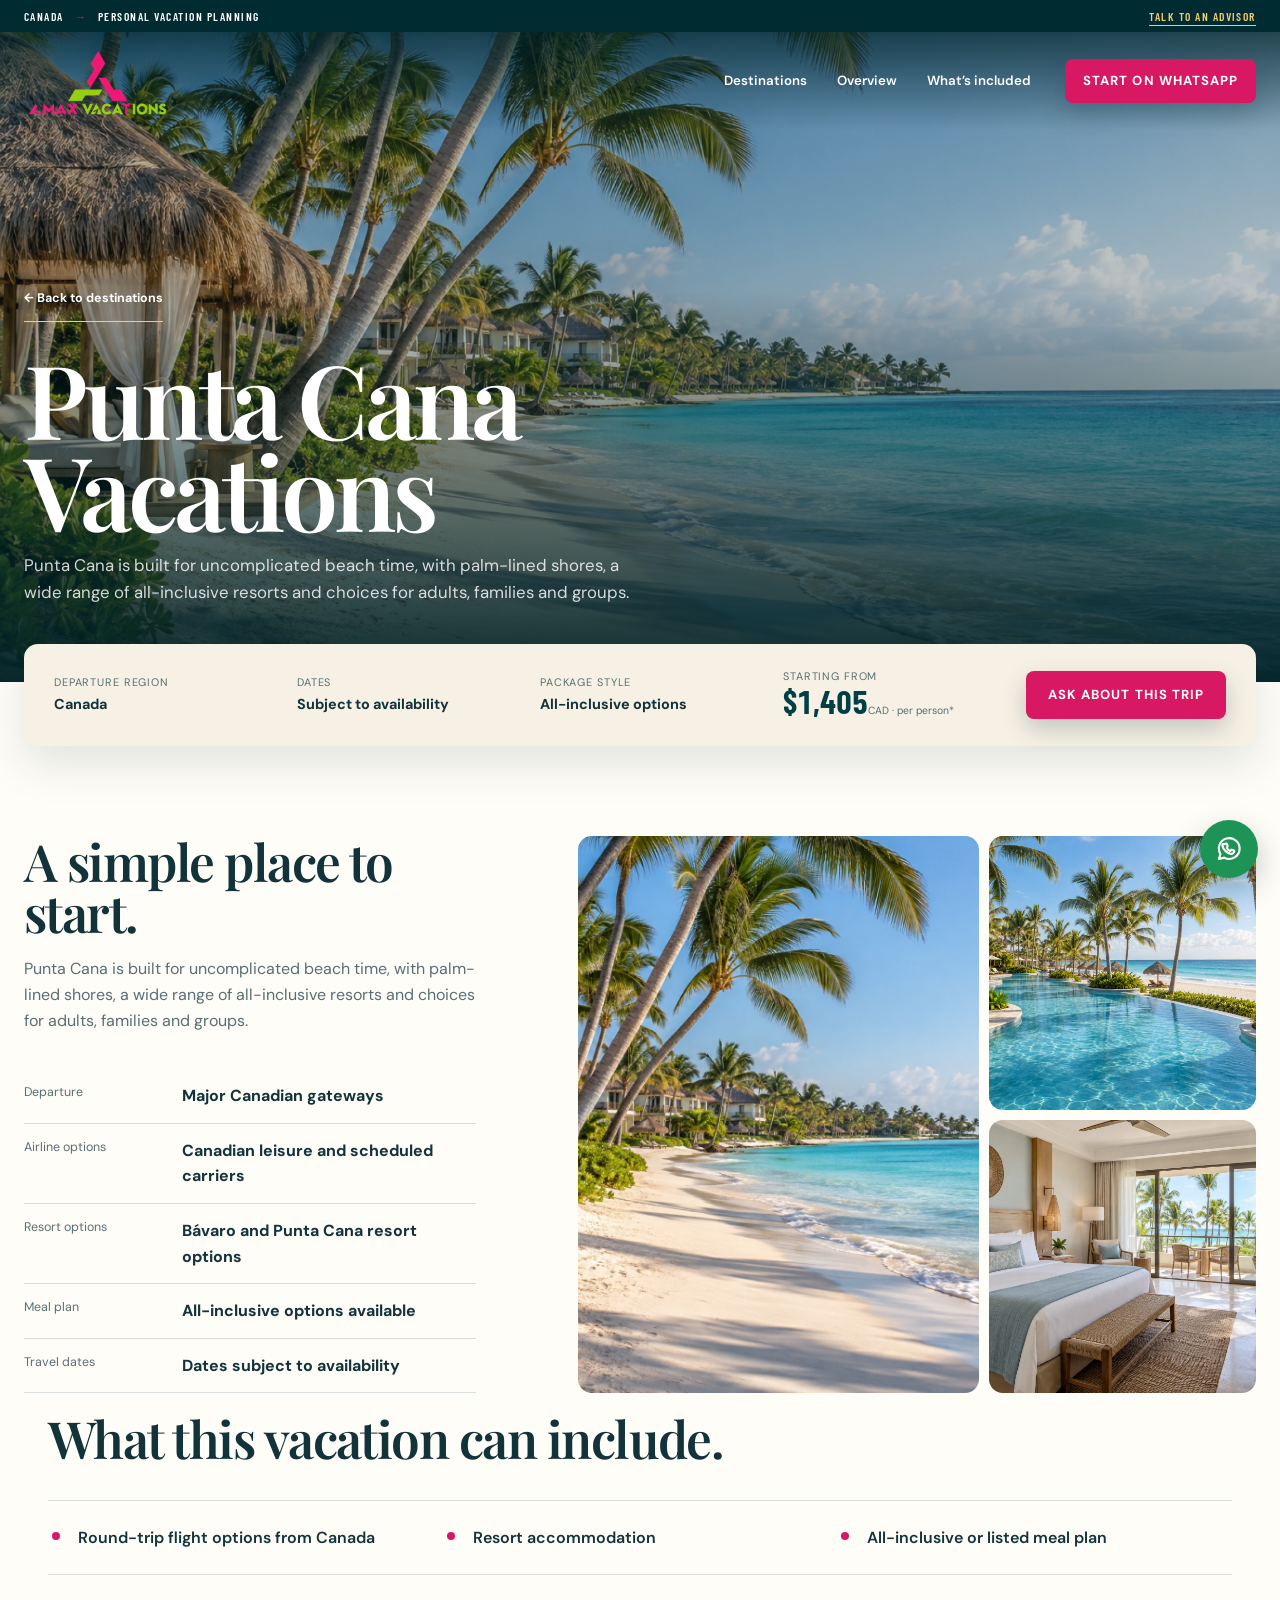
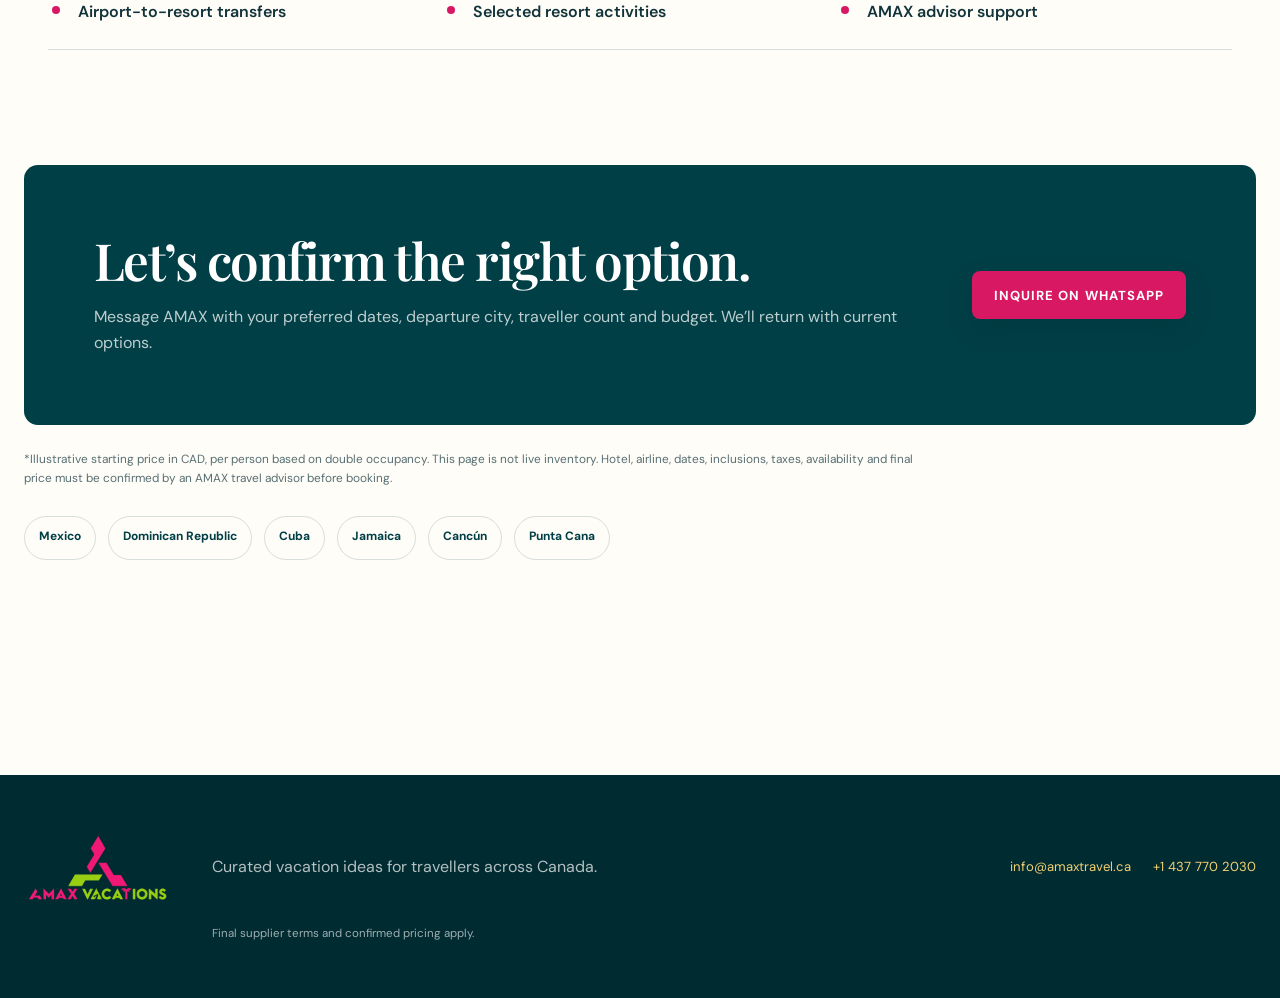
<file: destinations/punta-cana.html>
<!doctype html><html lang="en"><head><meta charset="utf-8"><meta name="viewport" content="width=device-width,initial-scale=1,viewport-fit=cover"><meta name="description" content="Explore Punta Cana vacation ideas from Canada with AMAX Vacations."><link rel="icon" href="../assets/logo/logo-mark.png"><link rel="preconnect" href="https://fonts.googleapis.com"><link rel="preconnect" href="https://fonts.gstatic.com" crossorigin><link href="https://fonts.googleapis.com/css2?family=Barlow+Condensed:wght@500;600;700&family=DM+Sans:wght@400;500;600;700&family=Playfair+Display:ital,wght@0,600;1,600&display=swap" rel="stylesheet"><link rel="stylesheet" href="destination.css"><title>Punta Cana Vacations — AMAX Vacations</title></head><body class="detail-body" data-destination="punta-cana"><div id="detail-app"></div><script src="destination-shell.js"></script><script src="destination.js" defer></script></body></html>
</file>
<file: styles.css>
:root{--teal:#003f46;--deep:#002b31;--pink:#d81862;--pink-dark:#a70d48;--cream:#f7f1e5;--paper:#fffdf8;--ink:#12333a;--muted:#586f73;--line:#d8dedb;--gold:#f2cf72;--green:#1d9455;--max:1240px;--radius:14px;--shadow:0 18px 45px rgba(0,45,49,.12);--ease:cubic-bezier(.22,1,.36,1)}
*{box-sizing:border-box}html{scroll-behavior:smooth;scroll-padding-top:98px}body{margin:0;background:var(--paper);color:var(--ink);font:400 16px/1.6 "DM Sans",sans-serif;-webkit-font-smoothing:antialiased}body::selection{background:var(--pink);color:#fff}img{display:block;max-width:100%}a{color:inherit;text-decoration:none}button,select,input,textarea{font:inherit}button,a{touch-action:manipulation}.sr-only{position:absolute;width:1px;height:1px;padding:0;margin:-1px;overflow:hidden;clip:rect(0,0,0,0);white-space:nowrap;border:0}.skip-link{position:fixed;z-index:200;top:8px;left:8px;padding:10px 14px;background:#fff;color:var(--deep);transform:translateY(-150%)}.skip-link:focus{transform:none}a:focus-visible,button:focus-visible{outline:3px solid var(--gold);outline-offset:4px}
.announcement{min-height:32px;padding:5px max(24px,calc((100vw - var(--max))/2));display:flex;align-items:center;justify-content:space-between;background:var(--deep);color:#fff;text-transform:uppercase;letter-spacing:.13em;font:600 .72rem/1.4 "Barlow Condensed",sans-serif}.announcement p{margin:0}.announcement p span{margin:0 7px;color:var(--pink)}.announcement a{color:var(--gold);text-decoration:underline;text-underline-offset:4px}
.site-header{position:relative;z-index:40;min-height:78px;padding:12px max(24px,calc((100vw - var(--max))/2));display:flex;align-items:center;gap:34px;background:var(--teal);color:#fff}.brand{display:flex;align-items:center;gap:11px;margin-right:auto}.brand img{object-fit:contain}.brand .brand-logo{width:148px;height:auto}.brand span{display:flex;flex-direction:column}.brand b{font:700 1.22rem/.9 "Barlow Condensed",sans-serif;letter-spacing:.15em}.brand em{color:var(--gold);font:600 italic .72rem/1.2 "Playfair Display",serif;letter-spacing:.12em}.site-nav{display:flex;align-items:center;gap:30px}.site-nav a{min-height:44px;display:flex;align-items:center;color:rgba(255,255,255,.82);font-size:.83rem;font-weight:600}.site-nav a:hover{color:#fff}.button{min-height:48px;padding:13px 22px;border:0;border-radius:8px;display:inline-flex;align-items:center;justify-content:center;text-transform:uppercase;letter-spacing:.08em;font:700 .82rem/1 "DM Sans",sans-serif;transition:transform .2s var(--ease),box-shadow .2s var(--ease),background .2s}.button:hover{transform:translateY(-2px)}.button-primary{background:var(--pink);color:#fff;box-shadow:0 10px 24px rgba(0,43,49,.22)}.button-primary:hover{background:var(--pink-dark)}.header-cta{min-height:44px;padding:11px 18px}.menu-button{width:46px;height:46px;padding:11px;border:0;background:transparent;display:none}.menu-button span:not(.sr-only){width:22px;height:2px;margin:5px auto;display:block;background:#fff;transition:.2s}
.hero{position:relative;min-height:640px;display:flex;align-items:center;overflow:hidden;background:var(--deep);color:#fff}.hero-image,.hero-shade{position:absolute;inset:0;width:100%;height:100%}.hero-image{object-fit:cover;object-position:center 44%;animation:hero-settle 1.1s var(--ease) both}.hero-shade{background:linear-gradient(90deg,rgba(0,35,40,.96) 0%,rgba(0,43,49,.78) 38%,rgba(0,43,49,.06) 73%),linear-gradient(0deg,rgba(0,43,49,.42),transparent 50%)}.hero-content{position:relative;z-index:2;width:min(calc(100% - 48px),var(--max));margin:0 auto;padding:84px 0 124px}.hero h1{max-width:760px;margin:0;font:600 clamp(3.6rem,6.5vw,6rem)/.94 "Playfair Display",serif;letter-spacing:-.035em;text-wrap:balance}.hero p{max-width:610px;margin:28px 0 34px;color:rgba(255,255,255,.84);font-size:1.08rem}.hero-actions{display:flex;align-items:center;gap:28px}.text-link{min-height:44px;display:inline-flex;align-items:center;gap:9px;color:#fff;border-bottom:1px solid var(--pink);font-weight:700}.text-link.dark{color:var(--teal)}.hero-trust{position:absolute;z-index:2;left:50%;bottom:0;width:min(calc(100% - 48px),var(--max));transform:translateX(-50%);display:grid;grid-template-columns:repeat(3,1fr);background:rgba(247,241,229,.96);color:var(--teal);box-shadow:var(--shadow)}.hero-trust span{padding:18px 24px;text-align:center;border-right:1px solid rgba(0,63,70,.16);font:600 .8rem/1.3 "DM Sans",sans-serif}.hero-trust span:last-child{border-right:0}
.section{width:min(calc(100% - 48px),var(--max));margin:0 auto;padding:clamp(82px,9vw,128px) 0}.section-heading{max-width:720px}.section-heading h2,.about h2,.reassurance h2,.credibility h2,.final-cta h2{margin:0 0 16px;font:600 clamp(2.5rem,5vw,4.4rem)/1.02 "Playfair Display",serif;letter-spacing:-.03em;text-wrap:balance}.section-heading p,.about p,.reassurance p{margin:0;color:var(--muted)}
.packages{padding-top:74px}.package-intro{display:flex;justify-content:space-between;align-items:end;gap:32px}.departure-pill{margin:0;padding:12px 16px;border:1px solid var(--line);border-radius:999px;color:var(--muted);font-size:.8rem;white-space:nowrap}.departure-pill strong{margin-left:7px;color:var(--teal)}.destination-search{max-width:760px;margin:38px 0 0}.destination-search>label{display:block;margin-bottom:9px;color:var(--ink);font-size:.84rem;font-weight:700}.search-control{position:relative;display:flex;align-items:center}.search-control>svg{position:absolute;left:18px;width:22px;fill:none;stroke:var(--teal);stroke-width:1.8;stroke-linecap:round;pointer-events:none}.search-control input{width:100%;height:62px;padding:0 92px 0 54px;border:1px solid #b8c7c5;border-radius:var(--radius);background:#fff;color:var(--ink);font-size:1rem;box-shadow:0 10px 28px rgba(0,45,49,.07);outline:none;transition:border-color .2s,box-shadow .2s}.search-control input::placeholder{color:#6d8083}.search-control input:focus{border-color:var(--teal);box-shadow:0 0 0 3px rgba(0,63,70,.13),0 12px 30px rgba(0,45,49,.09)}.search-clear{position:absolute;right:10px;min-height:42px;padding:0 12px;border:0;background:transparent;color:var(--pink-dark);font-size:.78rem;font-weight:700;cursor:pointer}.destination-search>p{margin:8px 0 0;color:var(--muted);font-size:.76rem}.package-grid{margin-top:38px;display:grid;grid-template-columns:repeat(3,1fr);gap:22px}.package-card{min-width:0;border-radius:var(--radius);overflow:hidden;background:#fff;box-shadow:0 10px 30px rgba(0,45,49,.1);transition:transform .24s var(--ease),box-shadow .24s var(--ease)}.package-card:hover{transform:translateY(-6px);box-shadow:0 24px 50px rgba(0,45,49,.17)}.package-card[hidden]{display:none}.package-card>a{display:block;height:100%}.package-media{position:relative;aspect-ratio:1.45/1;overflow:hidden;background:var(--deep)}.package-media>img{width:100%;height:100%;object-fit:cover;transition:transform .65s var(--ease)}.package-card:hover .package-media>img{transform:scale(1.035)}.package-body{padding:22px}.package-body h3{margin:0 0 22px;font:600 1.65rem/1.1 "Playfair Display",serif}.price-row{padding-top:18px;border-top:1px solid var(--line);display:flex;align-items:flex-end;justify-content:space-between;gap:12px}.price-row span{color:var(--muted);font-size:.75rem}.price-row strong{color:var(--teal);font:700 1.65rem/1 "Barlow Condensed",sans-serif;font-variant-numeric:tabular-nums}.details-link{min-height:44px;margin-top:14px;display:inline-flex;align-items:center;gap:8px;color:var(--pink-dark);font-size:.8rem;font-weight:700;border-bottom:1px solid var(--pink)}.search-empty{margin-top:38px;padding:42px 0;border-top:1px solid var(--line);border-bottom:1px solid var(--line)}.search-empty h3{margin:0 0 6px;font:600 1.55rem/1.2 "Playfair Display",serif}.search-empty p{margin:0 0 16px;color:var(--muted)}.text-button{min-height:44px;padding:0;border:0;border-bottom:1px solid var(--pink);background:transparent;color:var(--pink-dark);font-weight:700;cursor:pointer}.inventory-note{max-width:860px;margin:28px 0 0;color:var(--muted);font-size:.75rem}
.about{display:grid;grid-template-columns:1.05fr .95fr;gap:clamp(46px,7vw,92px);align-items:center}.about-photo{min-height:520px;overflow:hidden;border-radius:var(--radius);box-shadow:var(--shadow)}.about-photo img{width:100%;height:100%;object-fit:cover}.about-copy p{max-width:55ch;margin-bottom:18px}.about-copy .text-link{margin-top:14px}
.why{padding:clamp(82px,9vw,120px) max(24px,calc((100vw - var(--max))/2));background:var(--teal);color:#fff}.section-heading.light p{color:rgba(255,255,255,.72)}.benefit-grid{margin-top:50px;display:grid;grid-template-columns:repeat(3,1fr);gap:1px;background:rgba(255,255,255,.17)}.benefit-grid article{padding:42px;background:var(--teal)}.benefit-icon{width:52px;height:52px;display:grid;place-items:center;border-radius:50%;background:var(--pink)}.benefit-icon svg{width:25px;fill:none;stroke:#fff;stroke-width:1.8;stroke-linecap:round;stroke-linejoin:round}.benefit-grid h3{margin:24px 0 10px;font:600 1.55rem/1.15 "Playfair Display",serif}.benefit-grid p{margin:0;color:rgba(255,255,255,.72)}
.included{display:grid;grid-template-columns:.8fr 1.2fr;gap:clamp(50px,8vw,110px);align-items:start}.included-grid{margin:0;padding:0;display:grid;grid-template-columns:1fr 1fr;gap:0 30px;list-style:none}.included-grid li{position:relative;padding:20px 12px 20px 30px;border-bottom:1px solid var(--line);font-weight:600}.included-grid li::before{content:"";position:absolute;left:0;top:27px;width:8px;height:8px;border-radius:50%;background:var(--pink)}
.reassurance{border-top:1px solid var(--line);display:grid;grid-template-columns:.75fr 1.25fr;gap:clamp(40px,8vw,100px)}.reassurance ol{margin:0;padding:0;list-style:none;counter-reset:steps}.reassurance li{counter-increment:steps;padding:22px 0;display:grid;grid-template-columns:56px .85fr 1.15fr;gap:18px;align-items:center;border-bottom:1px solid var(--line)}.reassurance li::before{content:"0" counter(steps);color:var(--pink-dark);font:600 1rem/1 "Barlow Condensed",sans-serif;letter-spacing:.1em}.reassurance li strong{font:600 1.15rem/1.25 "Playfair Display",serif}.reassurance li span{color:var(--muted);font-size:.9rem}
.credibility{width:min(calc(100% - 48px),var(--max));margin:0 auto 86px;display:grid;grid-template-columns:1.08fr .92fr;overflow:hidden;border-radius:var(--radius);box-shadow:var(--shadow)}.trust-panel,.contact-panel{padding:clamp(42px,5vw,68px)}.trust-panel{background:var(--teal);color:#fff}.eyebrow{margin:0 0 12px;text-transform:uppercase;letter-spacing:.14em;font:700 .75rem/1.4 "Barlow Condensed",sans-serif}.trust-panel .eyebrow{color:var(--gold)}.trust-panel>p:not(.eyebrow):not(.trust-note){max-width:54ch;margin:0;color:rgba(255,255,255,.76)}.trust-badges{margin-top:36px;display:grid;grid-template-columns:1fr 1fr;gap:14px}.trust-badge{min-height:158px;padding:20px;display:grid;grid-template-columns:88px 1fr;gap:18px;align-items:center;border:1px solid rgba(255,255,255,.18);border-radius:var(--radius);background:rgba(0,43,49,.48);transition:border-color .2s,transform .2s var(--ease)}.trust-badge:hover{border-color:rgba(255,255,255,.5);transform:translateY(-2px)}.trust-badge img{width:88px;height:70px;object-fit:contain}.tico-badge img{padding:7px;background:#fff;border-radius:8px}.trust-badge span{display:flex;flex-direction:column;text-transform:uppercase;letter-spacing:.08em;font:600 .75rem/1.4 "DM Sans",sans-serif}.trust-badge strong{margin-top:6px;color:var(--gold);font-size:.88rem;letter-spacing:.02em;text-transform:none}.trust-note{margin:22px 0 0;color:rgba(255,255,255,.68);font-size:.75rem}.contact-panel{background:var(--cream);color:var(--ink)}.contact-panel .eyebrow{color:var(--pink-dark)}.contact-panel h3{margin:0 0 12px;font:600 clamp(2.1rem,4vw,3.4rem)/1.05 "Playfair Display",serif;letter-spacing:-.025em}.contact-panel>p:not(.eyebrow){margin:0;color:var(--muted)}.contact-list{margin:30px 0 0;font-style:normal}.contact-list a{min-height:62px;padding:14px 0;display:grid;grid-template-columns:74px 1fr;gap:18px;border-bottom:1px solid rgba(18,51,58,.17)}.contact-list span{color:var(--muted);font-size:.8rem}.contact-list strong{font-size:.95rem;line-height:1.45}.contact-actions{margin-top:30px;display:flex;align-items:center;gap:24px}.contact-actions .text-link{color:var(--teal)}
.final-cta{width:min(calc(100% - 48px),var(--max));margin:0 auto 100px;padding:54px clamp(28px,5vw,66px);display:flex;justify-content:space-between;align-items:center;gap:28px;background:var(--cream);border-radius:var(--radius);box-shadow:var(--shadow)}.final-cta h2{font-size:clamp(2.5rem,4vw,4rem)}.final-cta p{margin:0;color:var(--muted)}
.site-footer{padding:54px max(24px,calc((100vw - var(--max))/2));display:grid;grid-template-columns:auto 1fr auto;align-items:center;gap:22px 40px;background:var(--deep);color:#fff}.footer-brand{margin:0}.site-footer p{margin:0;color:rgba(255,255,255,.7)}.footer-links{display:flex;gap:22px}.footer-links a{color:var(--gold);font-size:.82rem}.site-footer>small{grid-column:2/-1;color:rgba(255,255,255,.62);font-size:.72rem}.whatsapp-float{position:fixed;z-index:90;right:22px;bottom:22px;width:58px;height:58px;display:grid;place-items:center;border-radius:50%;background:var(--green);color:#fff;box-shadow:0 12px 30px rgba(0,43,49,.28)}.whatsapp-float svg{width:30px;fill:none;stroke:currentColor;stroke-width:1.7;stroke-linecap:round;stroke-linejoin:round}
@keyframes hero-settle{from{opacity:.3;transform:scale(1.04)}to{opacity:1;transform:none}}
@media(max-width:1060px){.package-grid{grid-template-columns:repeat(2,1fr)}.site-nav{gap:18px}.included,.reassurance,.credibility{grid-template-columns:1fr}.benefit-grid article{padding:32px}.trust-badges{max-width:700px}}
@media(max-width:760px){html{scroll-padding-top:76px}.announcement{justify-content:center;font-size:.65rem}.announcement a{display:none}.site-header{min-height:72px;padding:10px 18px;flex-wrap:wrap}.brand .brand-logo{width:132px;height:auto}.header-cta{display:none}.menu-button{display:block}.site-nav{width:100%;display:none;flex-direction:column;gap:0;padding-bottom:12px}.site-nav.is-open{display:flex}.site-nav a{justify-content:center;border-top:1px solid rgba(255,255,255,.13)}.menu-button[aria-expanded=true] span:nth-child(1){transform:translateY(7px) rotate(45deg)}.menu-button[aria-expanded=true] span:nth-child(2){opacity:0}.menu-button[aria-expanded=true] span:nth-child(3){transform:translateY(-7px) rotate(-45deg)}.hero{min-height:660px;align-items:flex-end}.hero-image{object-position:65% center}.hero-shade{background:linear-gradient(0deg,rgba(0,43,49,.98) 0%,rgba(0,43,49,.8) 48%,rgba(0,43,49,.08) 85%)}.hero-content{width:auto;margin:0;padding:82px 22px 132px}.hero h1{font-size:clamp(3rem,14vw,4.5rem)}.hero p{font-size:1rem}.hero-actions{align-items:flex-start;flex-direction:column;gap:16px}.hero-trust{width:calc(100% - 28px)}.hero-trust span{padding:13px 8px;font-size:.7rem}.section{width:calc(100% - 40px);padding:82px 0}.packages{padding-top:58px}.package-intro{align-items:flex-start;flex-direction:column}.departure-pill{white-space:normal}.destination-search{margin-top:30px}.search-control input{height:58px;padding-left:50px}.package-grid{grid-template-columns:1fr;gap:18px;margin-top:30px}.package-media{aspect-ratio:1.5/1}.about{grid-template-columns:1fr}.about-photo{min-height:340px}.why{padding:82px 20px}.benefit-grid{grid-template-columns:1fr}.benefit-grid article{padding:30px 0}.included-grid{grid-template-columns:1fr}.reassurance li{grid-template-columns:42px 1fr}.reassurance li span{grid-column:2}.credibility{width:calc(100% - 40px);margin-bottom:76px}.trust-panel,.contact-panel{padding:38px 24px}.trust-badges{grid-template-columns:1fr}.trust-badge{min-height:128px}.contact-list a{grid-template-columns:64px 1fr}.contact-actions{align-items:flex-start;flex-direction:column;gap:14px}.final-cta{width:calc(100% - 40px);margin-bottom:76px;align-items:flex-start;flex-direction:column}.site-footer{grid-template-columns:1fr;align-items:start;padding-bottom:110px}.site-footer>small{grid-column:auto}.footer-links{flex-direction:column;gap:8px}.whatsapp-float{right:16px;bottom:16px}}
@media(max-width:390px){.hero-trust span{font-size:.68rem}.price-row strong{font-size:1.5rem}}
@media(prefers-reduced-motion:reduce){html{scroll-behavior:auto}*,*:before,*:after{animation-duration:.01ms!important;animation-iteration-count:1!important;transition-duration:.01ms!important}}
</file>
<file: destinations/destination.css>
@import url('../styles.css');
.detail-body{background:var(--paper)}.detail-body .site-header{position:absolute;top:32px;left:0;right:0;background:linear-gradient(180deg,rgba(0,35,40,.7),transparent)}.detail-body .announcement{position:relative;z-index:50}.detail-body .brand{margin-right:auto}.detail-body .site-nav a{color:#fff}.detail-hero{position:relative;min-height:650px;display:flex;align-items:flex-end;overflow:hidden;background:var(--deep);color:#fff}.detail-hero>img,.detail-hero::after{position:absolute;inset:0;width:100%;height:100%}.detail-hero>img{object-fit:cover}.detail-hero::after{content:"";background:linear-gradient(0deg,rgba(0,35,40,.96) 0%,rgba(0,35,40,.25) 60%,rgba(0,35,40,.34))}.detail-hero-content{position:relative;z-index:2;width:min(calc(100% - 48px),var(--max));margin:0 auto;padding:170px 0 76px}.back-link{min-height:44px;display:inline-flex;align-items:center;color:#fff;border-bottom:1px solid var(--gold);font-weight:700;font-size:.78rem}.detail-hero h1{max-width:900px;margin:30px 0 16px;font:600 clamp(3.8rem,8vw,7.2rem)/.9 "Playfair Display",serif;letter-spacing:-.04em}.detail-hero p{max-width:610px;margin:0;color:rgba(255,255,255,.82);font-size:1.05rem}.detail-summary{position:relative;z-index:3;width:min(calc(100% - 48px),var(--max));margin:-38px auto 0;padding:24px 30px;display:grid;grid-template-columns:repeat(4,1fr) auto;gap:24px;align-items:center;background:var(--cream);box-shadow:var(--shadow);border-radius:var(--radius)}.summary-item small,.summary-price small{display:block;color:var(--muted);font-size:.68rem;text-transform:uppercase;letter-spacing:.08em}.summary-item strong{font-size:.9rem}.summary-price strong{color:var(--teal);font:700 2rem/1 "Barlow Condensed",sans-serif;font-variant-numeric:tabular-nums}.summary-price span{color:var(--muted);font-size:.65rem}.detail-main{padding-top:90px}.overview-grid{display:grid;grid-template-columns:.8fr 1.2fr;gap:clamp(48px,8vw,110px)}.detail-copy h2,.detail-inclusions h2,.detail-inquiry h2{margin:0 0 18px;font:600 clamp(2.4rem,4vw,4rem)/1 "Playfair Display",serif;letter-spacing:-.03em}.detail-copy p{color:var(--muted)}.detail-facts{margin:36px 0 0}.detail-facts div{padding:14px 0;display:grid;grid-template-columns:140px 1fr;gap:18px;border-bottom:1px solid var(--line)}.detail-facts dt{color:var(--muted);font-size:.78rem}.detail-facts dd{margin:0;font-weight:700}.gallery{display:grid;grid-template-columns:1.2fr .8fr;grid-template-rows:1fr 1fr;gap:10px;min-height:520px}.gallery figure{margin:0;overflow:hidden;border-radius:var(--radius)}.gallery figure:first-child{grid-row:1/3}.gallery img{width:100%;height:100%;object-fit:cover}.detail-inclusions{padding-top:20px}.detail-inclusions ul{margin:35px 0 0;padding:0;display:grid;grid-template-columns:repeat(3,1fr);list-style:none;border-top:1px solid var(--line)}.detail-inclusions li{padding:24px 18px 24px 30px;position:relative;border-bottom:1px solid var(--line);font-weight:600}.detail-inclusions li::before{content:"";position:absolute;left:4px;top:31px;width:8px;height:8px;border-radius:50%;background:var(--pink)}.detail-inquiry{padding:70px;display:grid;grid-template-columns:1fr auto;gap:42px;align-items:center;background:var(--teal);color:#fff;border-radius:var(--radius)}.detail-inquiry p{margin:0;color:rgba(255,255,255,.74)}.detail-note{max-width:900px;margin:25px 0 0;color:var(--muted);font-size:.74rem}.detail-footer{margin-top:100px}.detail-nav{display:flex;gap:12px;flex-wrap:wrap;margin-top:28px}.detail-nav a{min-height:44px;padding:10px 14px;border:1px solid var(--line);border-radius:999px;color:var(--teal);font-size:.75rem;font-weight:700}.detail-nav a:hover{border-color:var(--pink);color:var(--pink-dark)}
@media(max-width:980px){.detail-summary{grid-template-columns:repeat(2,1fr)}.detail-summary .button{grid-column:span 2}.overview-grid{grid-template-columns:1fr}.detail-inclusions ul{grid-template-columns:repeat(2,1fr)}}
@media(max-width:760px){.detail-body .site-header{top:32px}.detail-body .site-nav{background:var(--deep)}.detail-hero{min-height:610px}.detail-hero-content{padding:150px 0 65px}.detail-hero h1{font-size:clamp(3.4rem,17vw,5rem)}.detail-summary{width:calc(100% - 28px);padding:20px;gap:18px}.summary-price strong{font-size:1.7rem}.overview-grid{gap:42px}.gallery{min-height:440px;grid-template-columns:1fr 1fr;grid-template-rows:1.3fr .7fr}.gallery figure:first-child{grid-row:auto;grid-column:1/3}.detail-inclusions ul{grid-template-columns:1fr}.detail-inquiry{padding:38px 24px;grid-template-columns:1fr}.detail-inquiry .button{width:100%}.detail-footer{margin-top:76px}}
</file>
